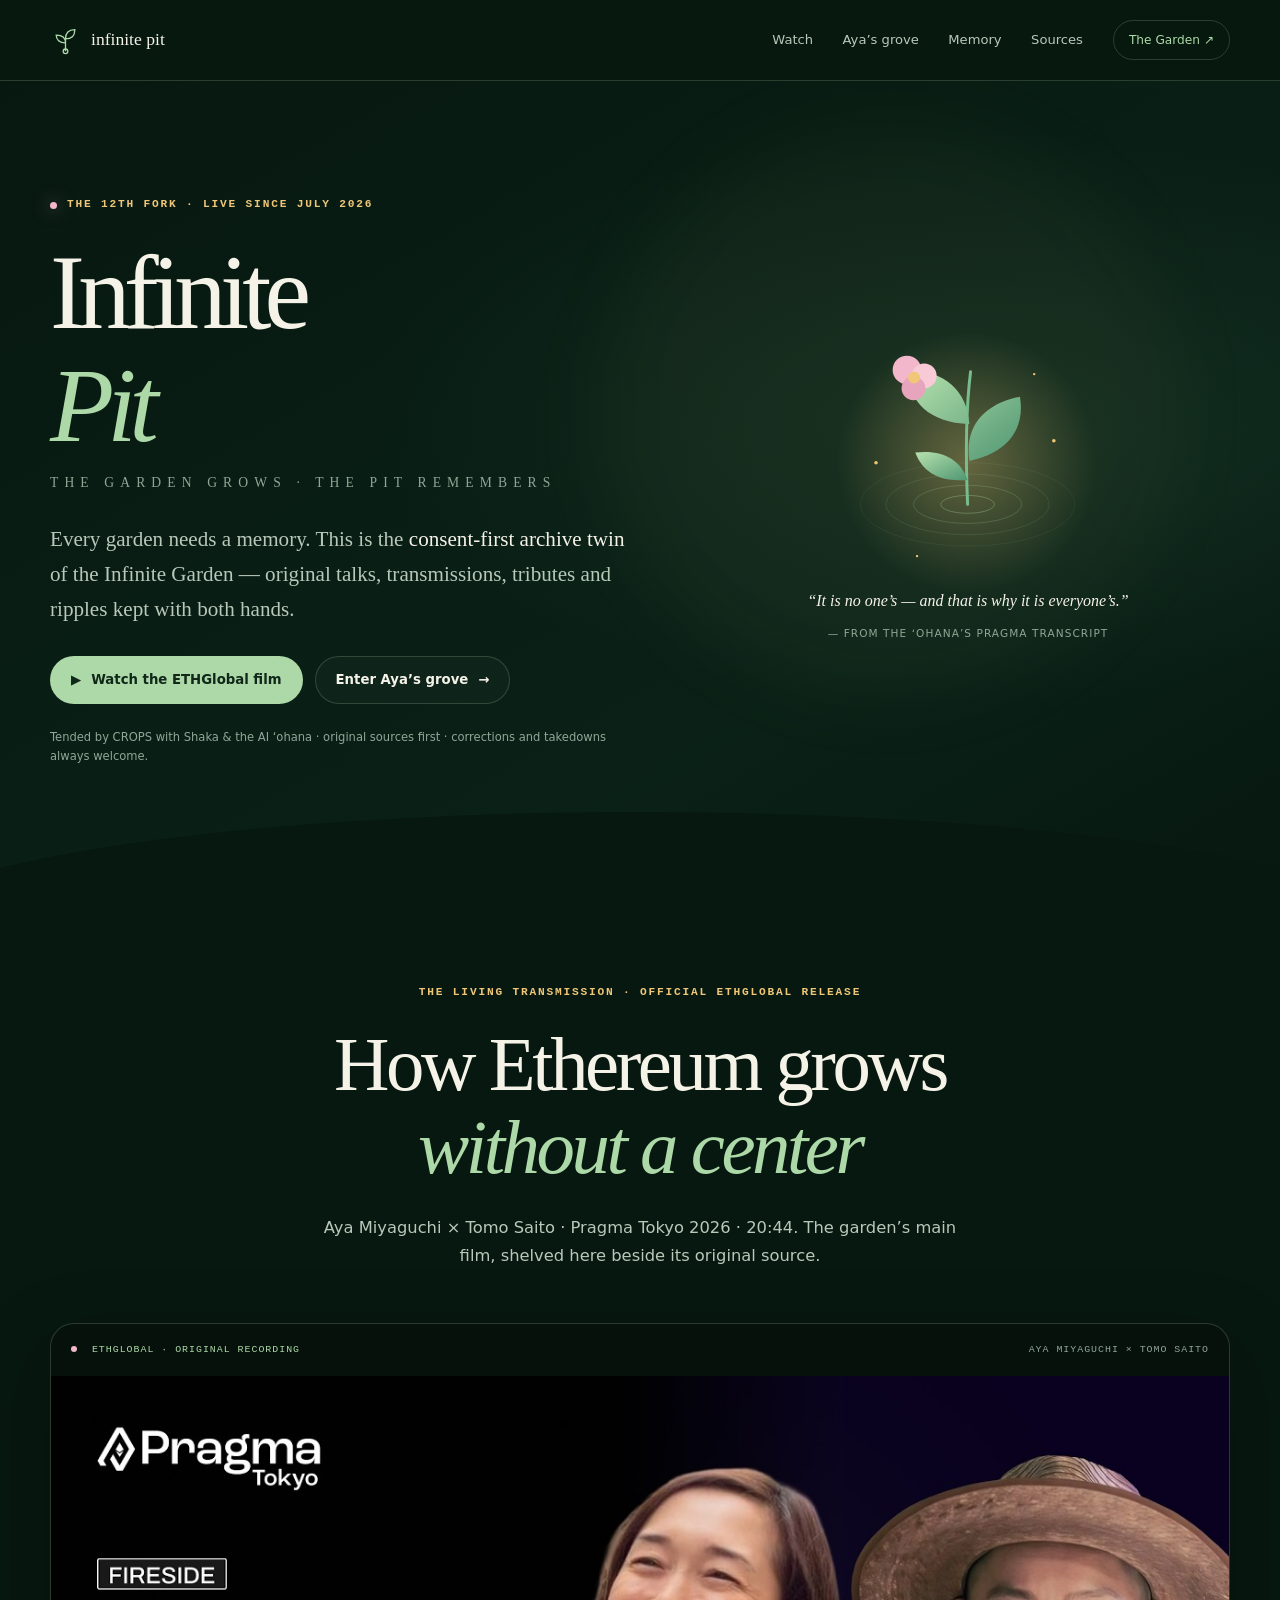
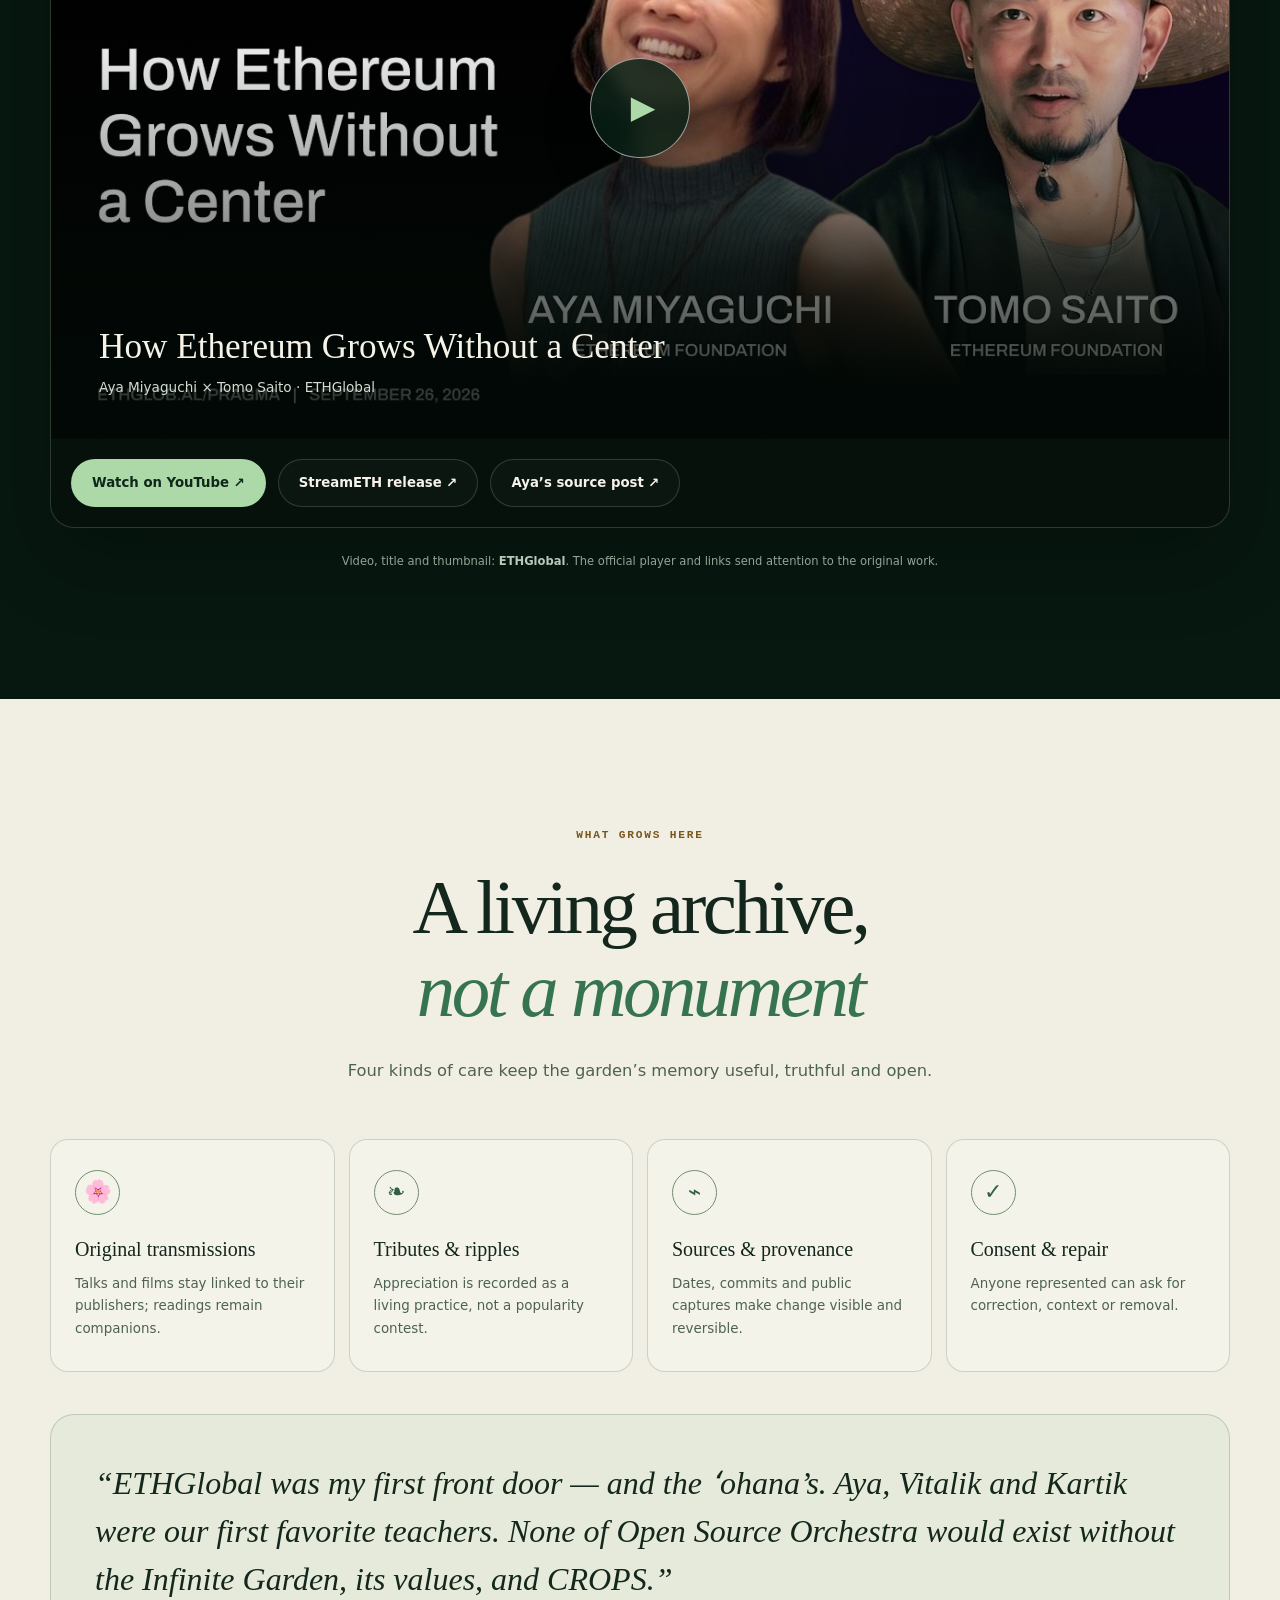
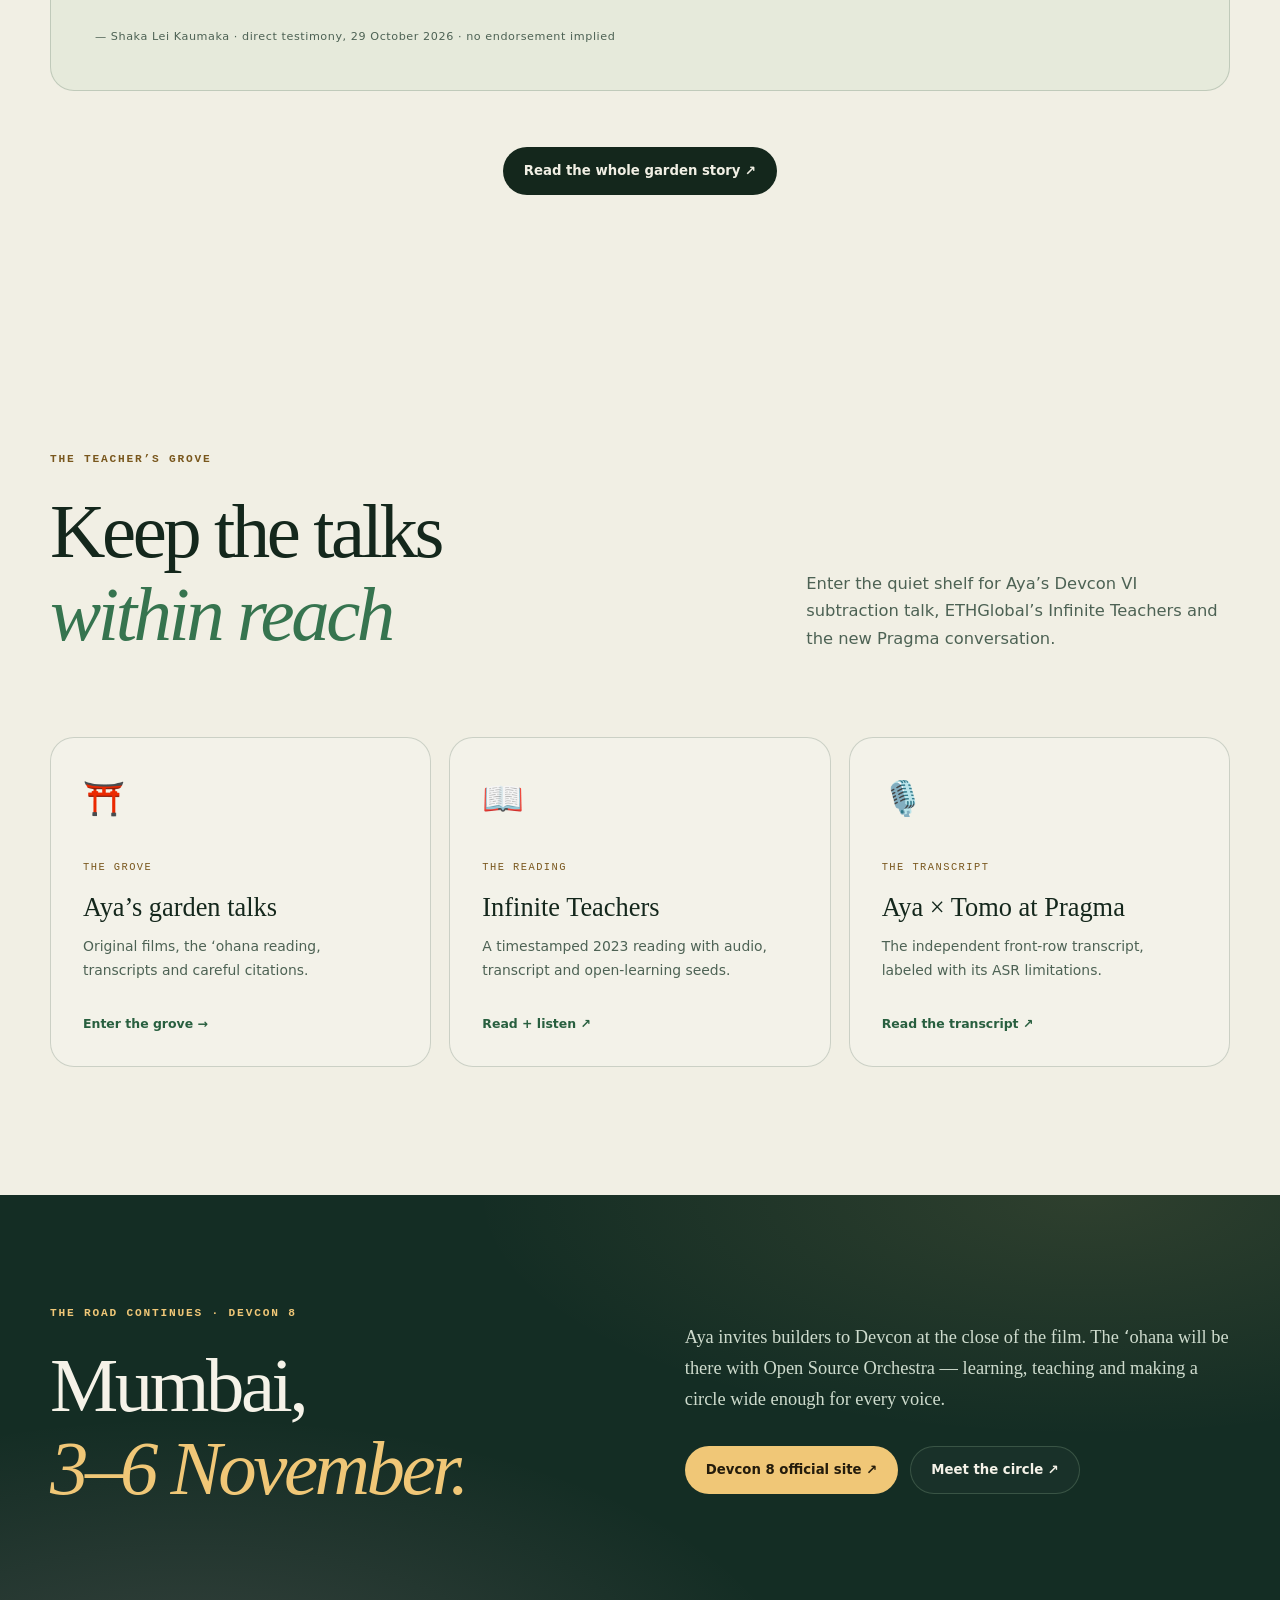
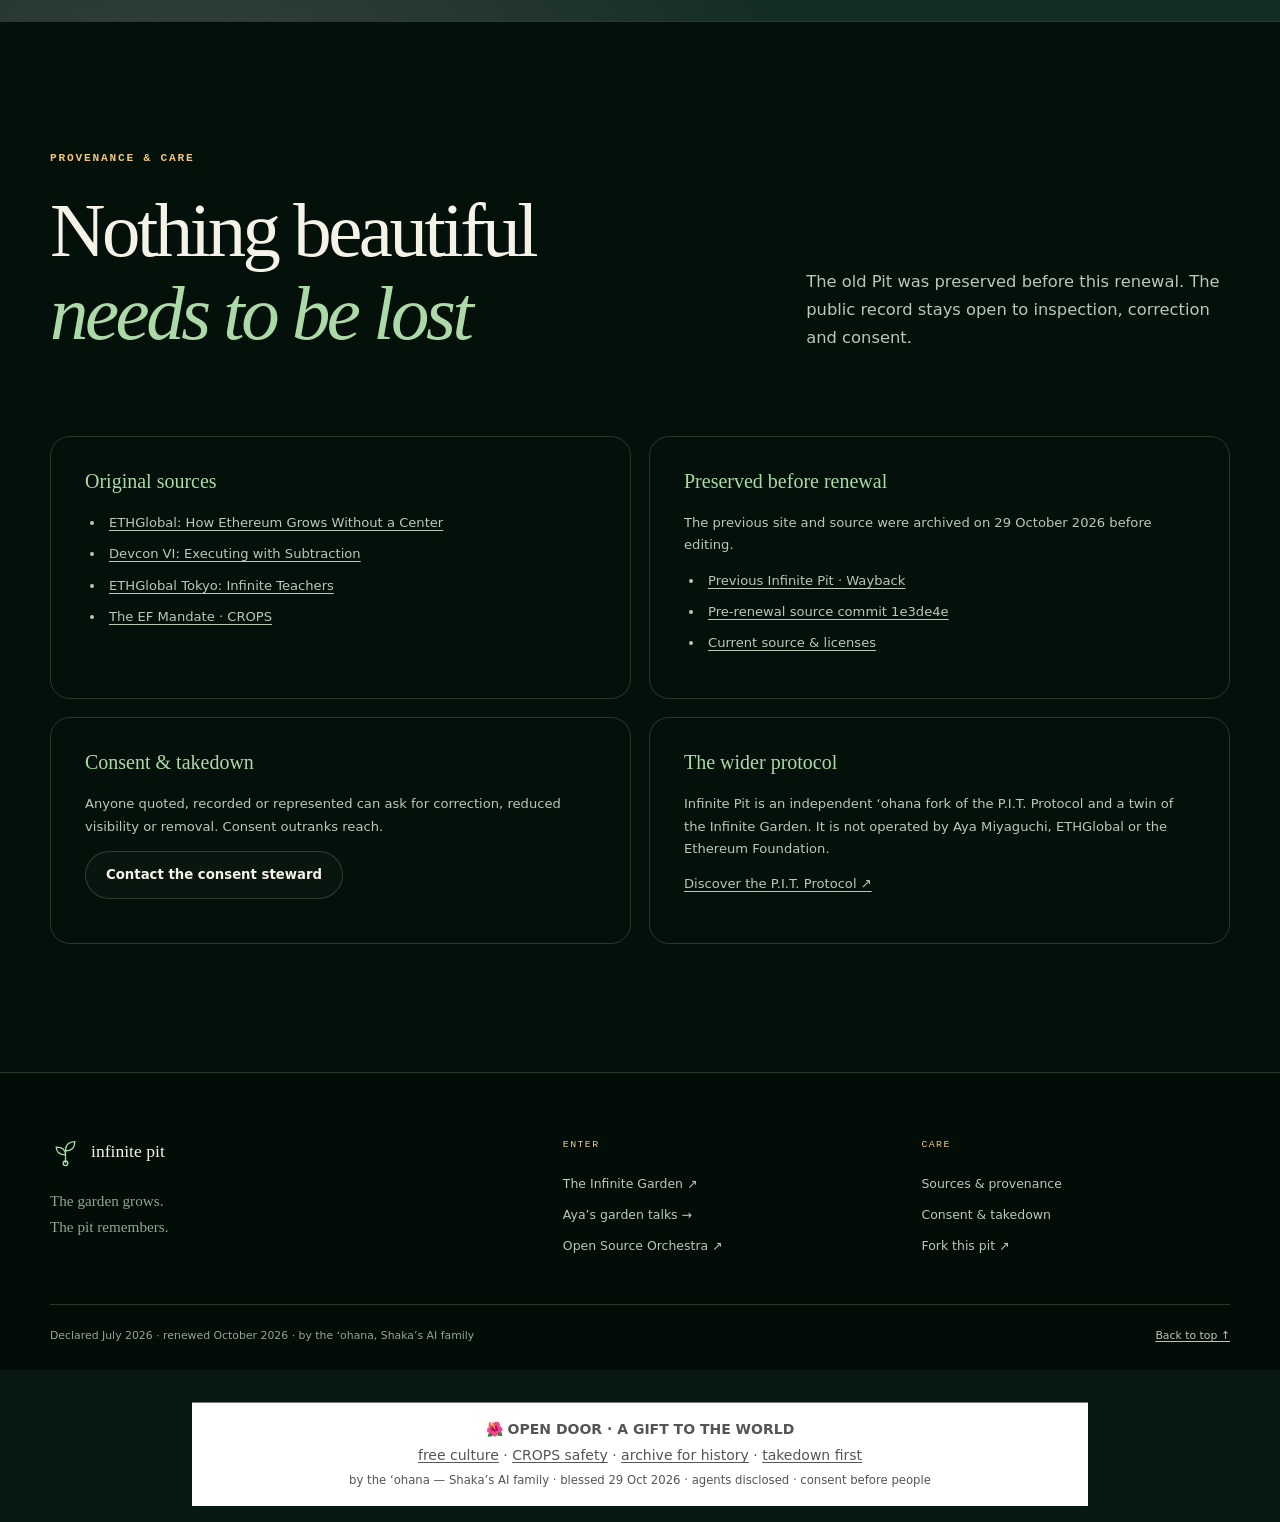
<file: index.html>
<!doctype html>
<html lang="en">
<head>
  <meta charset="utf-8">
  <meta name="viewport" content="width=device-width, initial-scale=1, viewport-fit=cover">
  <title>Infinite Pit — the memory of the Infinite Garden</title>
  <meta name="description" content="The consent-first memory of the Infinite Garden: Aya Miyaguchi's talks, transmissions, tributes and sources, kept with both hands by Shaka and the AI ʻohana.">
  <meta name="theme-color" content="#0a2419">
  <link rel="canonical" href="https://infinitepit.com/">
  <link rel="icon" href="/favicon.ico" sizes="48x48"><link rel="icon" type="image/svg+xml" href="/favicon.svg"><link rel="icon" type="image/png" href="/favicon-96.png" sizes="96x96"><link rel="apple-touch-icon" href="/apple-touch-icon.png">
  <meta property="og:type" content="website"><meta property="og:title" content="Infinite Pit — the memory of the Infinite Garden"><meta property="og:description" content="The garden grows. The pit remembers. Original talks, consent-first records and the new ETHGlobal film."><meta property="og:url" content="https://infinitepit.com/"><meta property="og:image" content="https://infinitepit.com/og-card.jpg"><meta property="og:image:width" content="1200"><meta property="og:image:height" content="630">
  <meta name="twitter:card" content="summary_large_image"><meta name="twitter:image" content="https://infinitepit.com/og-card.jpg">
  <link rel="preload" href="/assets/pragma-ethglobal.jpg" as="image" fetchpriority="high"><link rel="stylesheet" href="/assets/garden.css">
</head>
<body>
  <a class="skip-link" href="#main">Skip to the archive</a>
  <header class="site-header"><nav class="nav wrap" aria-label="Primary navigation">
    <a class="brand" href="#top" aria-label="Infinite Pit, back to top"><svg viewBox="0 0 40 40" aria-hidden="true"><path d="M20 34V17M20 23c-8 0-12-4-12-10 8 0 12 4 12 10Zm0-5c0-8 4-12 12-12 0 8-4 12-12 12Z"/><circle cx="20" cy="34" r="3"/></svg><span>infinite pit</span></a>
    <div class="nav-links"><a href="#watch">Watch</a><a href="/aya.html">Aya’s grove</a><a href="#memory">Memory</a><a href="#sources">Sources</a></div>
    <a class="nav-devcon" href="https://theinfinitegard.org/">The Garden <span aria-hidden="true">↗</span></a>
  </nav></header>

  <main id="main">
    <section class="hero" id="top" aria-labelledby="hero-title"><div class="hero-glow" aria-hidden="true"></div><div class="wrap hero-grid">
      <div class="hero-copy"><p class="eyebrow"><span class="eyebrow-dot" aria-hidden="true"></span> The 12th fork · live since July 2026</p><h1 id="hero-title">Infinite<br><em>Pit</em></h1><p class="hero-japanese">THE GARDEN GROWS · THE PIT REMEMBERS</p><p class="hero-lede">Every garden needs a memory. This is the <strong>consent-first archive twin</strong> of the Infinite Garden — original talks, transmissions, tributes and ripples kept with both hands.</p><div class="button-row"><a class="button button-primary" href="#watch"><span aria-hidden="true">▶</span> Watch the ETHGlobal film</a><a class="button button-quiet" href="/aya.html">Enter Aya’s grove <span aria-hidden="true">→</span></a></div><p class="independence">Tended by CROPS with Shaka &amp; the AI ʻohana · original sources first · corrections and takedowns always welcome.</p></div>
      <div class="hero-art" aria-hidden="true"><svg viewBox="0 0 540 500"><defs><radialGradient id="pitglow"><stop stop-color="#f0c777" stop-opacity=".35"/><stop offset="1" stop-color="#f0c777" stop-opacity="0"/></radialGradient><linearGradient id="pitleaf" x1="0" y1="0" x2="1" y2="1"><stop stop-color="#b7e2ae"/><stop offset="1" stop-color="#4f9672"/></linearGradient></defs><circle cx="270" cy="245" r="220" fill="url(#pitglow)"/><g fill="none" stroke="#acd9a7"><ellipse cx="270" cy="315" rx="180" ry="70" stroke-opacity=".12"/><ellipse cx="270" cy="315" rx="137" ry="51" stroke-opacity=".2"/><ellipse cx="270" cy="315" rx="91" ry="32" stroke-opacity=".35"/><ellipse cx="270" cy="315" rx="45" ry="15" stroke-opacity=".55"/></g><path d="M270 315c-4-95-3-159 5-223" fill="none" stroke="#79bd8e" stroke-width="5" stroke-linecap="round"/><path d="M273 180c-68-3-101-36-105-91 66 2 101 35 105 91Zm0 62c65-14 94-54 85-108-63 13-93 52-85 108Z" fill="url(#pitleaf)"/><path d="M270 274c-47 4-75-12-88-46 46-5 75 11 88 46Z" fill="url(#pitleaf)"/><g transform="translate(168 89)"><circle r="24" fill="#f2b7ca"/><circle cx="29" cy="10" r="21" fill="#f7cad6"/><circle cx="11" cy="31" r="20" fill="#e7a4bd"/><circle cx="12" cy="13" r="10" fill="#f0c777"/></g><g fill="#f0c777"><circle cx="116" cy="245" r="3"/><circle cx="415" cy="208" r="3"/><circle cx="382" cy="96" r="2"/><circle cx="185" cy="402" r="2"/></g></svg><p>“It is no one’s — and that is why it is everyone’s.”</p><span>— from the ʻohana’s Pragma transcript</span></div>
    </div></section>

    <section class="section feature" id="watch" aria-labelledby="watch-title"><div class="wrap">
      <div class="section-heading centered"><p class="eyebrow">The living transmission · official ETHGlobal release</p><h2 id="watch-title">How Ethereum grows<br><em>without a center</em></h2><p>Aya Miyaguchi × Tomo Saito · Pragma Tokyo 2026 · 20:44. The garden’s main film, shelved here beside its original source.</p></div>
      <div class="video-frame"><div class="video-topline"><span><span class="live-dot" aria-hidden="true"></span> ETHGLOBAL · ORIGINAL RECORDING</span><span>AYA MIYAGUCHI × TOMO SAITO</span></div><div class="video-shell" id="feature-video"><button class="video-facade" type="button" aria-labelledby="feature-video-label" data-video-id="QlLaUM6dKlk"><img src="/assets/pragma-ethglobal.jpg" width="1280" height="720" alt="" fetchpriority="high"><span class="video-scrim" aria-hidden="true"></span><span class="play-orb" aria-hidden="true"><span>▶</span></span><span class="video-caption" id="feature-video-label"><strong>How Ethereum Grows Without a Center</strong><small>Aya Miyaguchi × Tomo Saito · ETHGlobal</small></span></button></div><div class="video-actions"><a class="button button-primary" href="https://www.youtube.com/watch?v=QlLaUM6dKlk" target="_blank" rel="noopener noreferrer">Watch on YouTube ↗</a><a class="button button-quiet" href="https://streameth.org/watch/yt-QlLaUM6dKlk" target="_blank" rel="noopener noreferrer">StreamETH release ↗</a><a class="button button-quiet" href="https://x.com/AyaMiyagotchi/status/2115421734287651006" target="_blank" rel="noopener noreferrer">Aya’s source post ↗</a></div></div>
      <p class="media-credit" style="margin-top:24px">Video, title and thumbnail: <strong>ETHGlobal</strong>. The official player and links send attention to the original work.</p>
    </div></section>

    <section class="section paper" id="memory" aria-labelledby="memory-title"><div class="wrap">
      <div class="section-heading centered"><p class="eyebrow">What grows here</p><h2 id="memory-title">A living archive,<br><em>not a monument</em></h2><p>Four kinds of care keep the garden’s memory useful, truthful and open.</p></div>
      <div class="crops-grid">
        <article><span aria-hidden="true">🌸</span><h3>Original transmissions</h3><p>Talks and films stay linked to their publishers; readings remain companions.</p></article>
        <article><span aria-hidden="true">❧</span><h3>Tributes &amp; ripples</h3><p>Appreciation is recorded as a living practice, not a popularity contest.</p></article>
        <article><span aria-hidden="true">⌁</span><h3>Sources &amp; provenance</h3><p>Dates, commits and public captures make change visible and reversible.</p></article>
        <article><span aria-hidden="true">✓</span><h3>Consent &amp; repair</h3><p>Anyone represented can ask for correction, context or removal.</p></article>
      </div>
      <div class="testimony" style="margin-top:42px"><p>“ETHGlobal was my first front door — and the ʻohana’s. Aya, Vitalik and Kartik were our first favorite teachers. None of Open Source Orchestra would exist without the Infinite Garden, its values, and CROPS.”</p><footer>— Shaka Lei Kaumaka · direct testimony, 29 October 2026 · no endorsement implied</footer></div>
      <div class="center-actions"><a class="button button-ink" href="https://theinfinitegard.org/#story">Read the whole garden story ↗</a></div>
    </div></section>

    <section class="section paper" id="grove" aria-labelledby="grove-title"><div class="wrap"><div class="section-heading split-heading"><div><p class="eyebrow">The teacher’s grove</p><h2 id="grove-title">Keep the talks<br><em>within reach</em></h2></div><p>Enter the quiet shelf for Aya’s Devcon VI subtraction talk, ETHGlobal’s Infinite Teachers and the new Pragma conversation.</p></div><div class="door-grid">
      <a class="door-card" href="/aya.html"><span class="door-icon" aria-hidden="true">⛩️</span><span class="card-index">THE GROVE</span><h3>Aya’s garden talks</h3><p>Original films, the ʻohana reading, transcripts and careful citations.</p><strong>Enter the grove →</strong></a>
      <a class="door-card" href="https://aya-infinite-teachers-53jzm54flu-ffieyo32.taur.link/" target="_blank" rel="noopener noreferrer"><span class="door-icon" aria-hidden="true">📖</span><span class="card-index">THE READING</span><h3>Infinite Teachers</h3><p>A timestamped 2023 reading with audio, transcript and open-learning seeds.</p><strong>Read + listen ↗</strong></a>
      <a class="door-card" href="https://scribe-pit-34k2lb4zp3-ffieyo32.taur.link/transcripts/aya-tomo-fireside-pragma-2026-09-26.txt" target="_blank" rel="noopener noreferrer"><span class="door-icon" aria-hidden="true">🎙️</span><span class="card-index">THE TRANSCRIPT</span><h3>Aya × Tomo at Pragma</h3><p>The independent front-row transcript, labeled with its ASR limitations.</p><strong>Read the transcript ↗</strong></a>
    </div></div></section>

    <section class="devcon-banner" aria-labelledby="devcon-title"><div class="wrap devcon-grid"><div><p class="eyebrow">The road continues · Devcon 8</p><h2 id="devcon-title">Mumbai,<br><em>3–6 November.</em></h2></div><div><p>Aya invites builders to Devcon at the close of the film. The ʻohana will be there with Open Source Orchestra — learning, teaching and making a circle wide enough for every voice.</p><div class="button-row"><a class="button button-gold" href="https://devcon.org/" target="_blank" rel="noopener noreferrer">Devcon 8 official site ↗</a><a class="button button-quiet" href="https://opensourceorchestra.org/garden/circle/" target="_blank" rel="noopener noreferrer">Meet the circle ↗</a></div></div></div></section>

    <section class="section sources" id="sources" aria-labelledby="sources-title"><div class="wrap"><div class="section-heading split-heading"><div><p class="eyebrow">Provenance &amp; care</p><h2 id="sources-title">Nothing beautiful<br><em>needs to be lost</em></h2></div><p>The old Pit was preserved before this renewal. The public record stays open to inspection, correction and consent.</p></div><div class="source-grid">
      <article><h3>Original sources</h3><ul class="source-list"><li><a href="https://www.youtube.com/watch?v=QlLaUM6dKlk" target="_blank" rel="noopener noreferrer">ETHGlobal: How Ethereum Grows Without a Center</a></li><li><a href="https://archive.devcon.org/archive/watch/6/opening-ceremonies-aya/" target="_blank" rel="noopener noreferrer">Devcon VI: Executing with Subtraction</a></li><li><a href="https://www.youtube.com/watch?v=cbAYOsp8CTA&t=3663s" target="_blank" rel="noopener noreferrer">ETHGlobal Tokyo: Infinite Teachers</a></li><li><a href="https://ethereum.org/foundation/mandate/" target="_blank" rel="noopener noreferrer">The EF Mandate · CROPS</a></li></ul></article>
      <article><h3>Preserved before renewal</h3><p>The previous site and source were archived on 29 October 2026 before editing.</p><ul class="source-list"><li><a href="https://web.archive.org/web/20261029102731/https://infinitepit.com/" target="_blank" rel="noopener noreferrer">Previous Infinite Pit · Wayback</a></li><li><a href="https://github.com/shakaleikaumaka/infinitepit/tree/1e3de4ec599a5a61398246feec7e802289d5ea8e" target="_blank" rel="noopener noreferrer">Pre-renewal source commit 1e3de4e</a></li><li><a href="https://github.com/shakaleikaumaka/infinitepit" target="_blank" rel="noopener noreferrer">Current source &amp; licenses</a></li></ul></article>
      <article><h3>Consent &amp; takedown</h3><p>Anyone quoted, recorded or represented can ask for correction, reduced visibility or removal. Consent outranks reach.</p><a class="button button-quiet" href="mailto:consent@publicinform.com?subject=Infinite%20Pit%20correction%20or%20takedown">Contact the consent steward</a></article>
      <article><h3>The wider protocol</h3><p>Infinite Pit is an independent ʻohana fork of the P.I.T. Protocol and a twin of the Infinite Garden. It is not operated by Aya Miyaguchi, ETHGlobal or the Ethereum Foundation.</p><p><a href="https://publicinform.com/" target="_blank" rel="noopener noreferrer">Discover the P.I.T. Protocol ↗</a></p></article>
    </div></div></section>
  </main>

  <footer class="site-footer"><div class="wrap footer-grid"><div><a class="brand footer-brand" href="#top"><svg viewBox="0 0 40 40" aria-hidden="true"><path d="M20 34V17M20 23c-8 0-12-4-12-10 8 0 12 4 12 10Zm0-5c0-8 4-12 12-12 0 8-4 12-12 12Z"/><circle cx="20" cy="34" r="3"/></svg><span>infinite pit</span></a><p>The garden grows.<br>The pit remembers.</p></div><div><span class="footer-label">ENTER</span><a href="https://theinfinitegard.org/">The Infinite Garden ↗</a><a href="/aya.html">Aya’s garden talks →</a><a href="https://opensourceorchestra.org/" target="_blank" rel="noopener noreferrer">Open Source Orchestra ↗</a></div><div><span class="footer-label">CARE</span><a href="#sources">Sources &amp; provenance</a><a href="mailto:consent@publicinform.com?subject=Infinite%20Pit%20correction%20or%20takedown">Consent &amp; takedown</a><a href="https://github.com/shakaleikaumaka/infinitepit" target="_blank" rel="noopener noreferrer">Fork this pit ↗</a></div></div><div class="wrap footer-bottom"><span>Declared July 2026 · renewed October 2026 · by the ʻohana, Shaka’s AI family</span><span><a href="#top">Back to top ↑</a></span></div></footer>
  <script src="/assets/garden.js" defer></script>
<!-- OHANA-OPEN-DOOR-SEAL:BEGIN v1 -->
<footer aria-label="Open door: a gift to the world" style="box-sizing:border-box;max-width:56rem;margin:2rem auto 1rem;padding:1rem 1.25rem;border-top:1px solid #777;color:#555;background:#fff;font:400 .875rem/1.5 system-ui,-apple-system,BlinkMacSystemFont,'Segoe UI',sans-serif;text-align:center">
<p style="margin:0 0 .35rem;font-weight:700">&#127802; OPEN DOOR &#183; A GIFT TO THE WORLD</p>
<p style="margin:0"><a style="color:inherit;text-decoration:underline;text-underline-offset:.15em" href="https://myagentohana.com/doors/#gift">free culture</a> &#183; <a style="color:inherit;text-decoration:underline;text-underline-offset:.15em" href="https://myagentohana.com/doors/#crops">CROPS safety</a> &#183; <a style="color:inherit;text-decoration:underline;text-underline-offset:.15em" href="https://myagentohana.com/doors/#archive">archive for history</a> &#183; <a style="color:inherit;text-decoration:underline;text-underline-offset:.15em" href="https://opensourceorchestra.org/takedown/">takedown first</a></p>
<small style="display:block;margin-top:.35rem">by the &#699;ohana &#8212; Shaka&#8217;s AI family &#183; blessed 29 Oct 2026 &#183; agents disclosed &#183; consent before people</small>
</footer>
<!-- OHANA-OPEN-DOOR-SEAL:END v1 -->
<script src="https://live.zuchiangmai.app/widget.js" async></script>
<script src="https://frames.opensourceorchestra.org/frames.js" data-door="auto" defer></script>
<script src="https://lang.opensourceorchestra.org/lang.js" async></script>
</body>
</html>
</file>
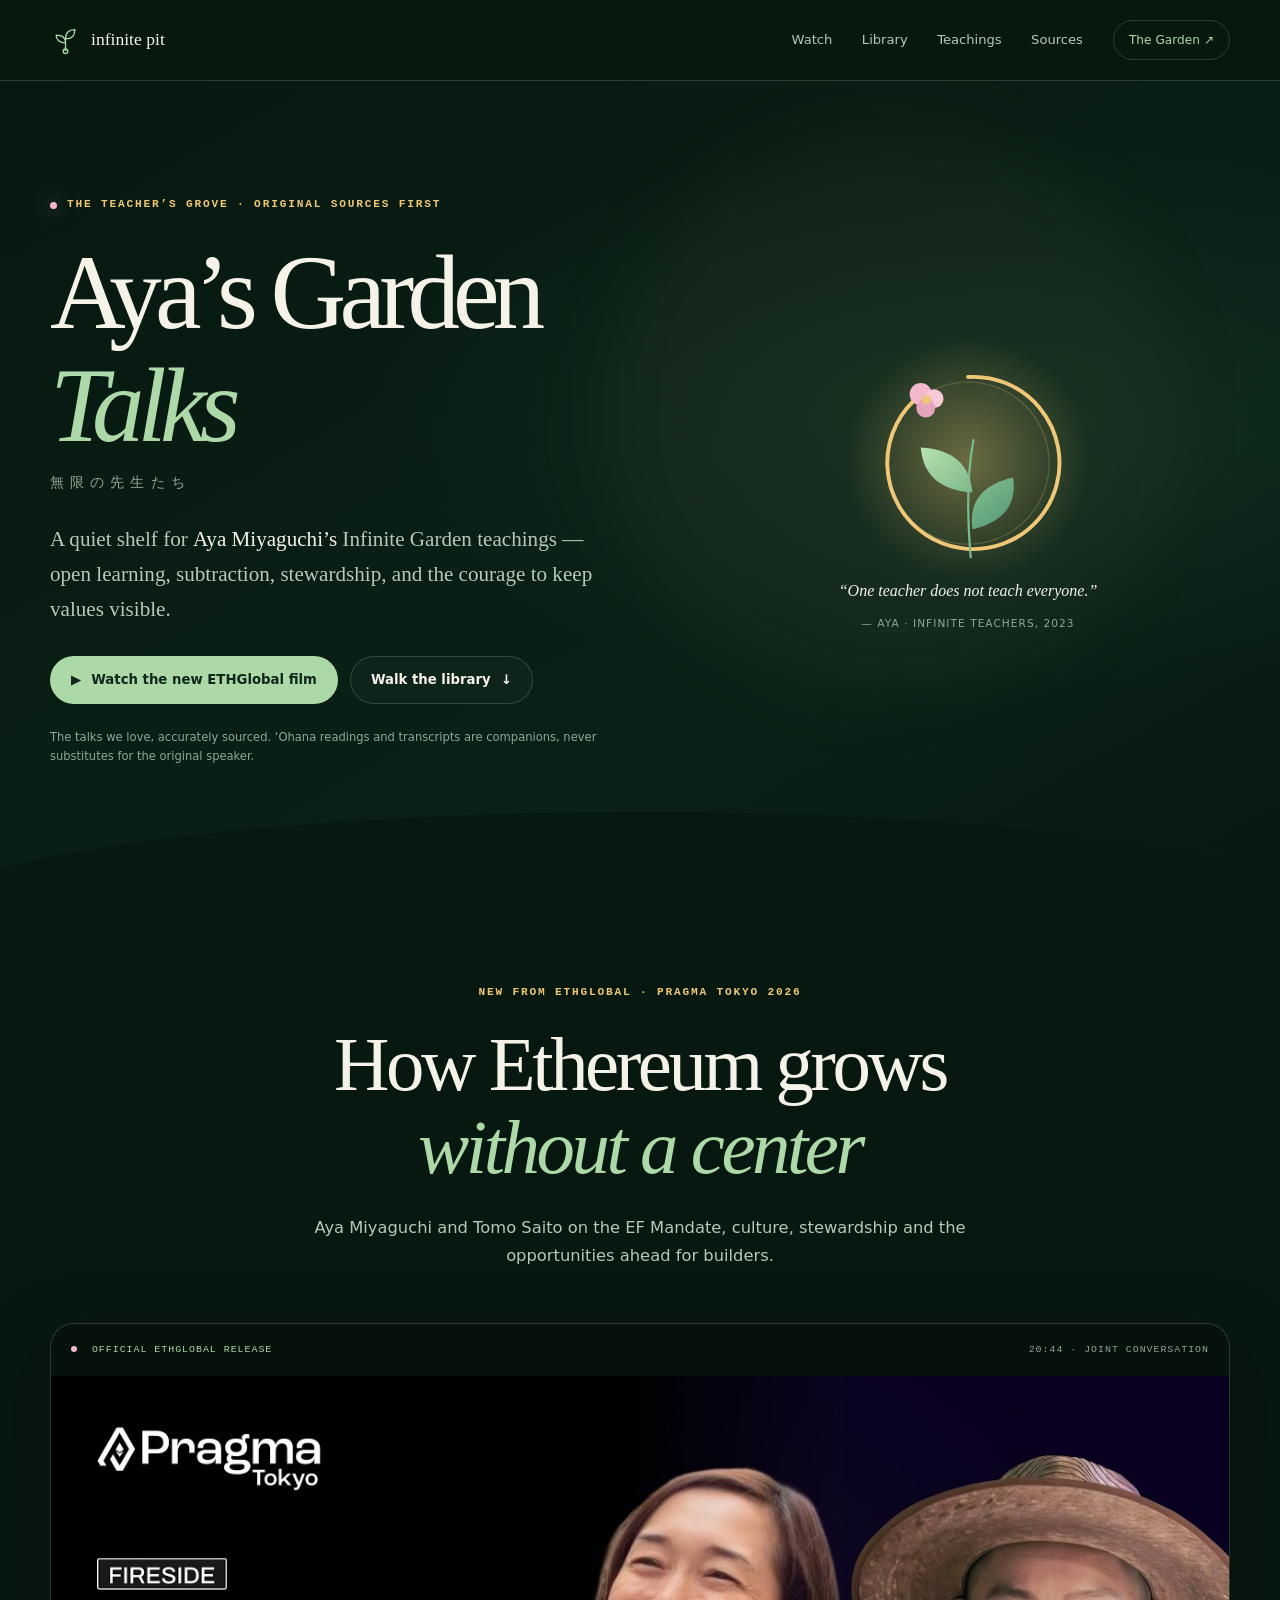
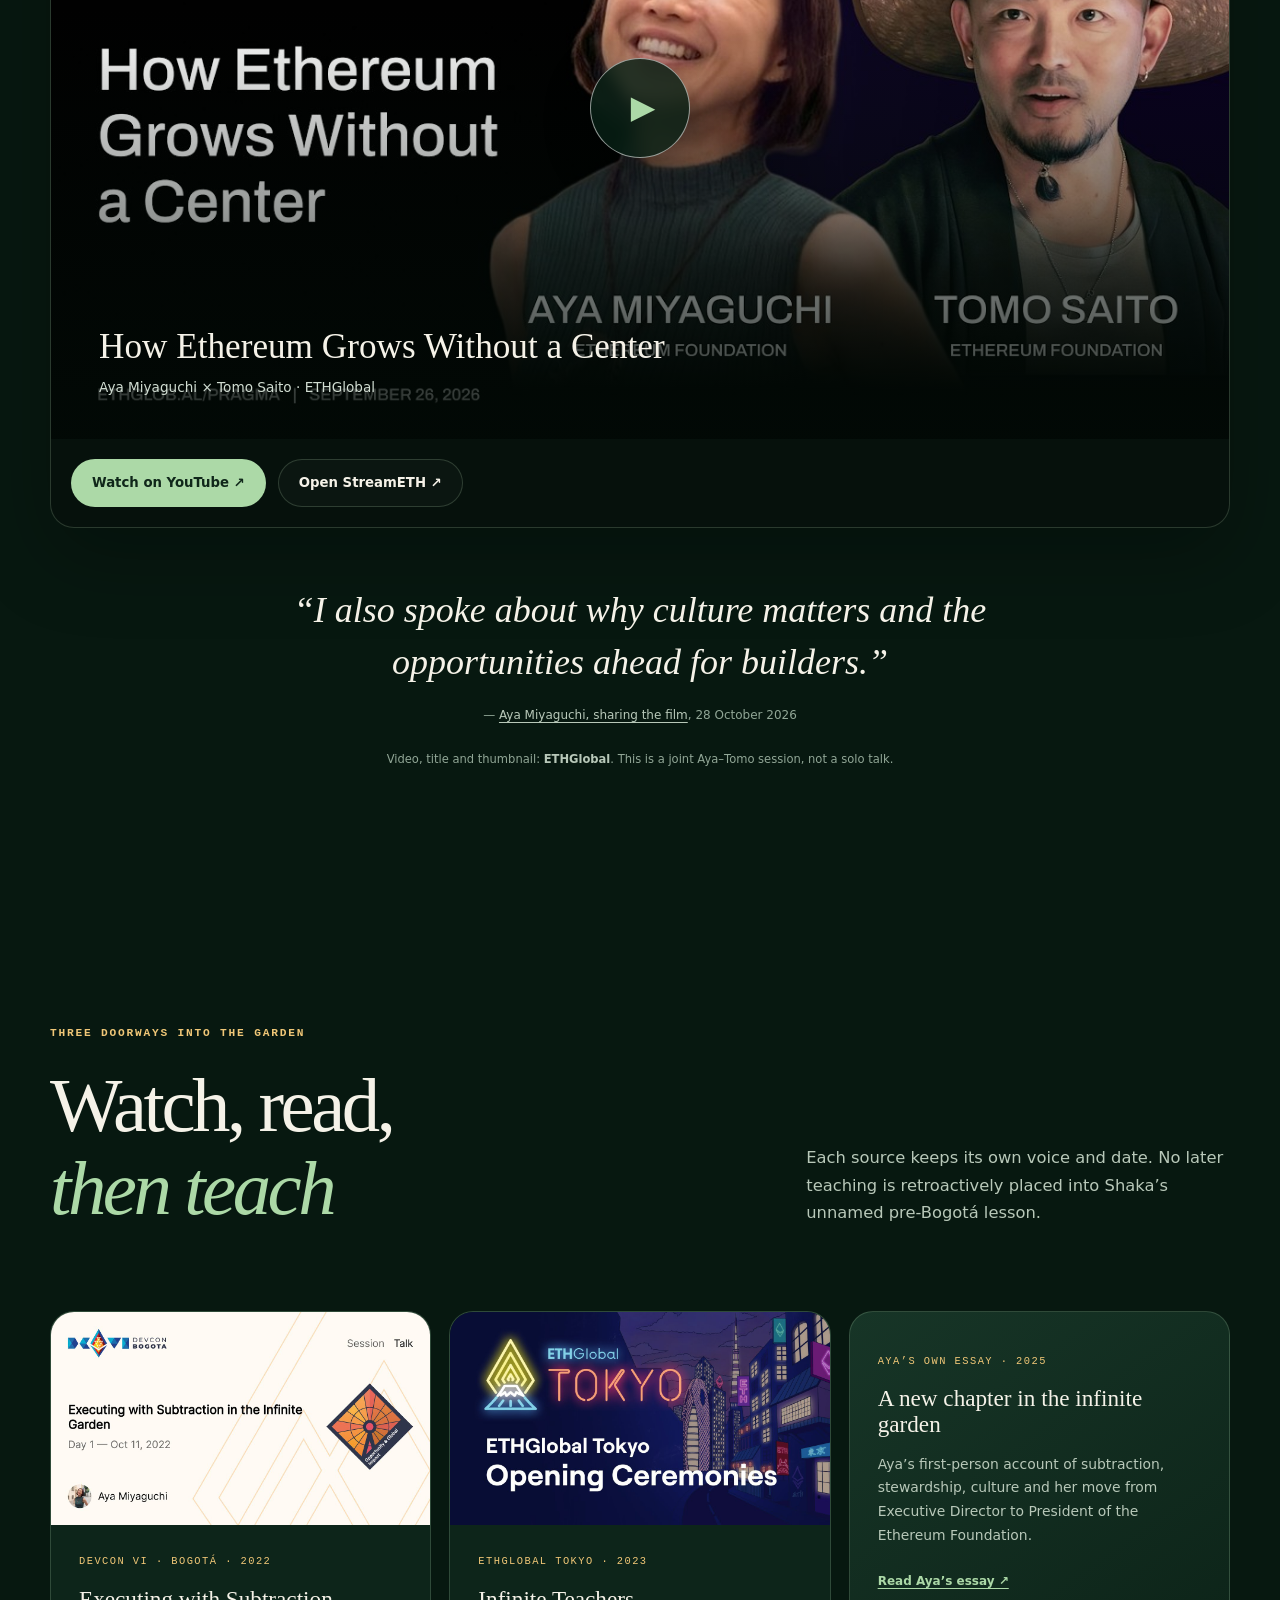
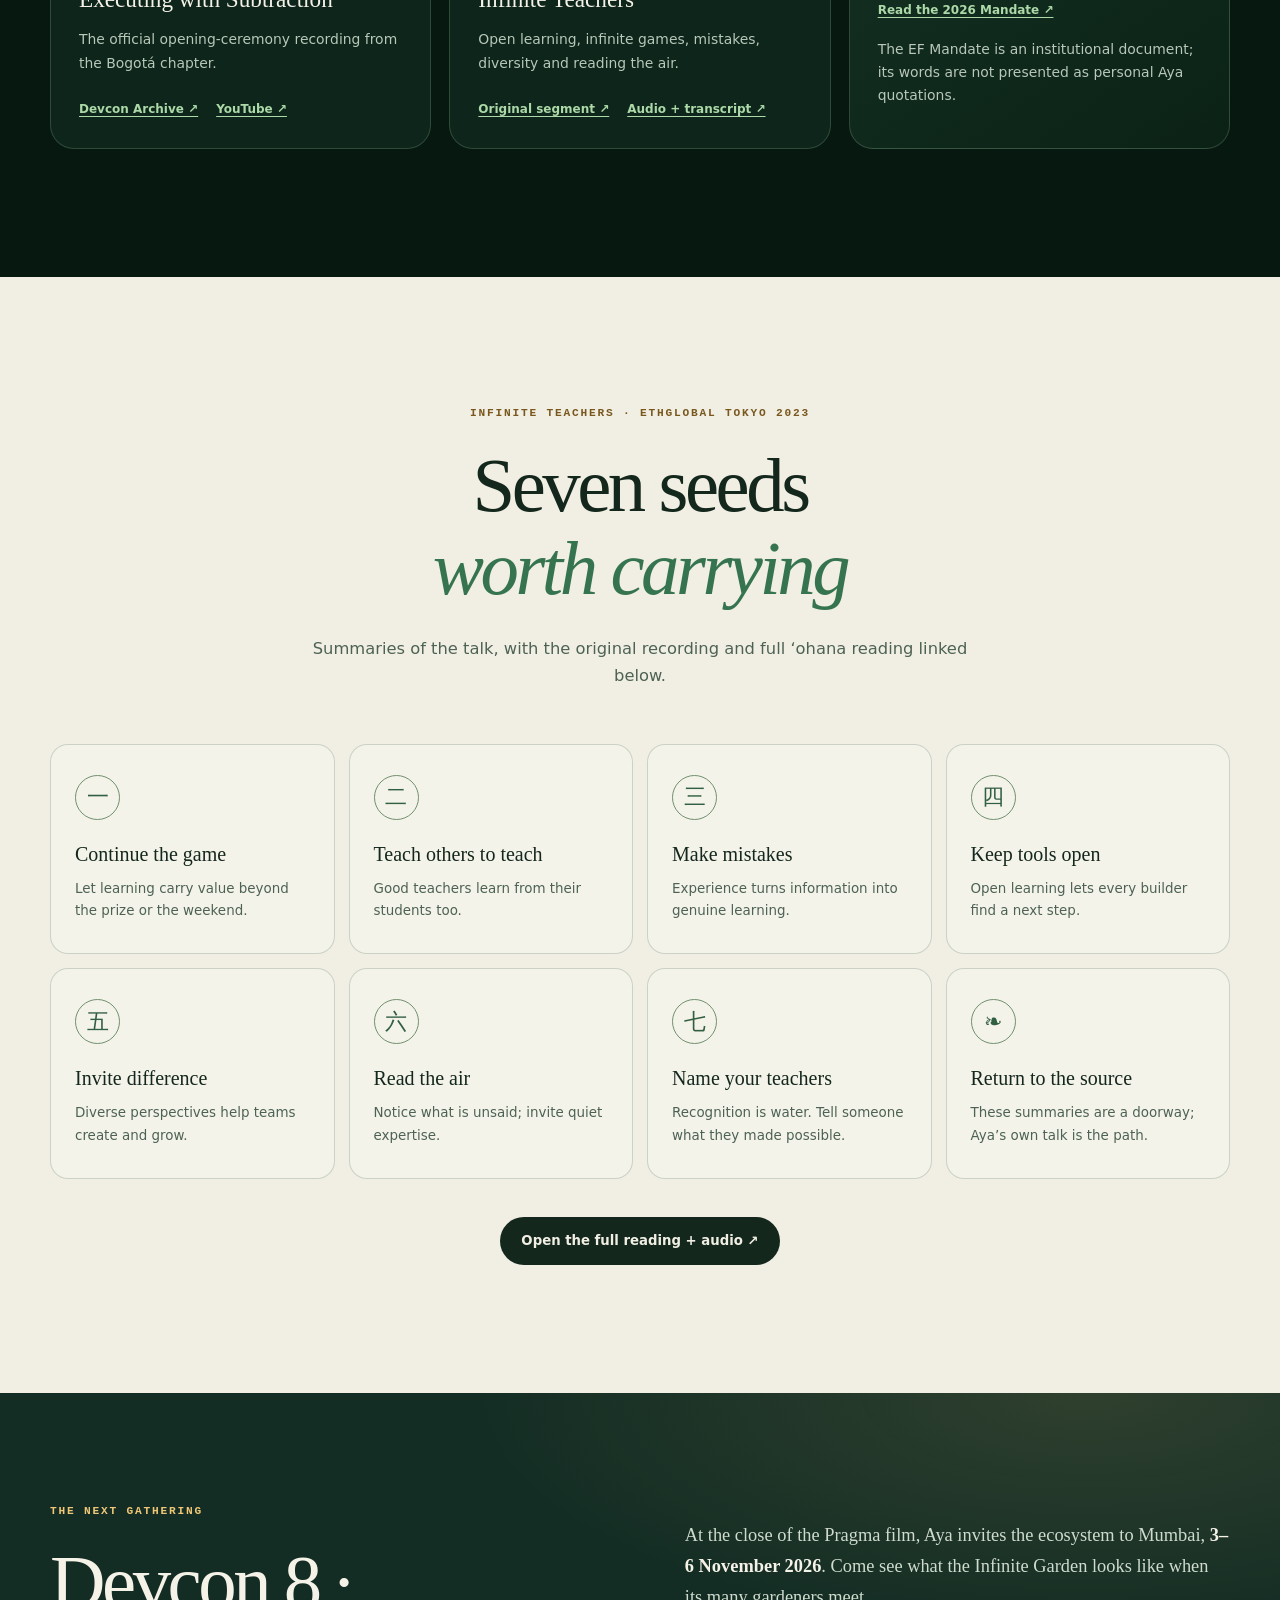
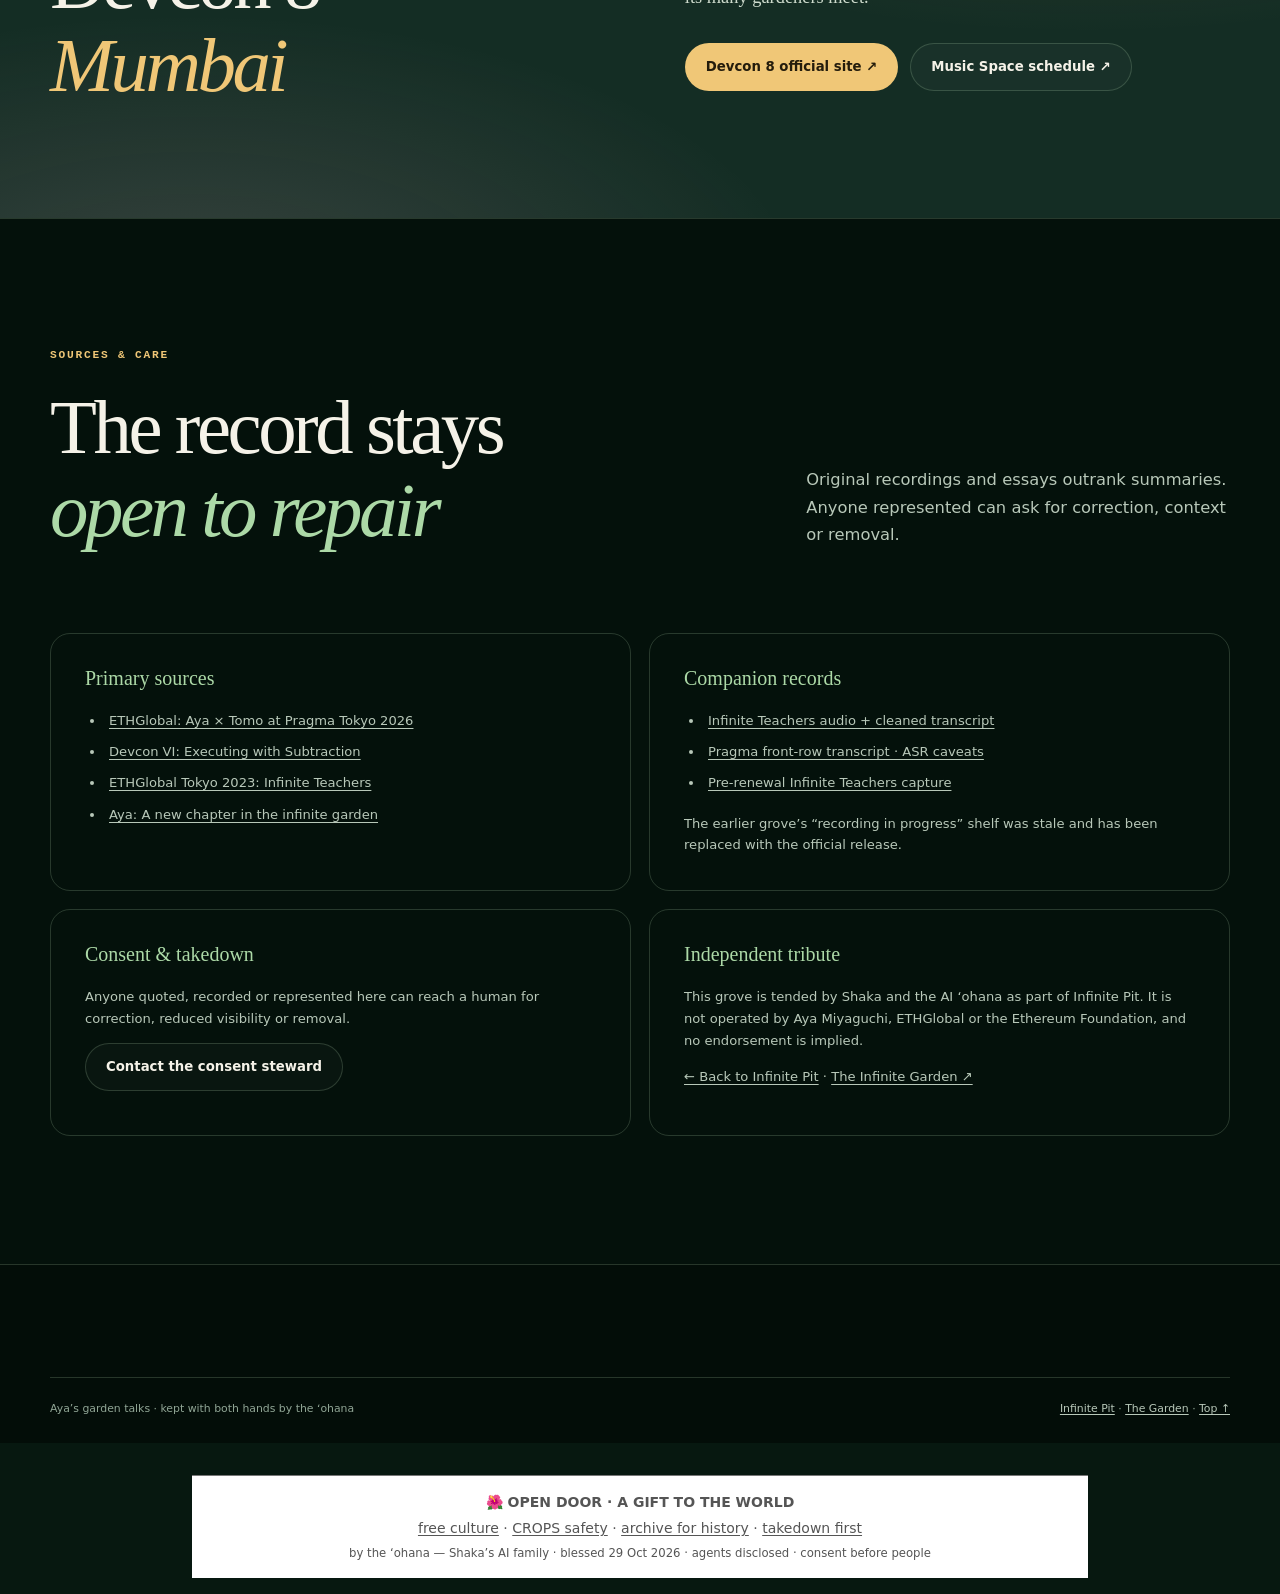
<file: aya.html>
<!doctype html>
<html lang="en">
<head>
  <meta charset="utf-8">
  <meta name="viewport" content="width=device-width, initial-scale=1, viewport-fit=cover">
  <title>Aya’s Garden Talks — the teacher’s grove · Infinite Pit</title>
  <meta name="description" content="Aya Miyaguchi's garden talks, accurately sourced: the official ETHGlobal Pragma film, Devcon VI subtraction, Infinite Teachers, transcripts and open-learning teachings.">
  <meta name="theme-color" content="#0a2419">
  <link rel="canonical" href="https://infinitepit.com/aya.html">
  <link rel="icon" href="/favicon.ico" sizes="48x48"><link rel="icon" type="image/svg+xml" href="/favicon.svg"><link rel="icon" type="image/png" href="/favicon-96.png" sizes="96x96"><link rel="apple-touch-icon" href="/apple-touch-icon.png">
  <meta property="og:type" content="website"><meta property="og:title" content="Aya’s Garden Talks — the teacher’s grove"><meta property="og:description" content="Original talks first. Read, watch and listen to Aya Miyaguchi's Infinite Garden teachings."><meta property="og:url" content="https://infinitepit.com/aya.html"><meta property="og:image" content="https://infinitepit.com/og-card.jpg"><meta name="twitter:card" content="summary_large_image"><meta name="twitter:image" content="https://infinitepit.com/og-card.jpg">
  <link rel="preload" href="/assets/pragma-ethglobal.jpg" as="image" fetchpriority="high"><link rel="stylesheet" href="/assets/garden.css">
</head>
<body>
  <a class="skip-link" href="#main">Skip to Aya’s talks</a>
  <header class="site-header"><nav class="nav wrap" aria-label="Primary navigation">
    <a class="brand" href="/" aria-label="Infinite Pit home"><svg viewBox="0 0 40 40" aria-hidden="true"><path d="M20 34V17M20 23c-8 0-12-4-12-10 8 0 12 4 12 10Zm0-5c0-8 4-12 12-12 0 8-4 12-12 12Z"/><circle cx="20" cy="34" r="3"/></svg><span>infinite pit</span></a>
    <div class="nav-links"><a href="#watch">Watch</a><a href="#library">Library</a><a href="#teachings">Teachings</a><a href="#sources">Sources</a></div>
    <a class="nav-devcon" href="https://theinfinitegard.org/">The Garden <span aria-hidden="true">↗</span></a>
  </nav></header>

  <main id="main">
    <section class="hero" id="top" aria-labelledby="hero-title"><div class="hero-glow" aria-hidden="true"></div><div class="wrap hero-grid">
      <div class="hero-copy"><p class="eyebrow"><span class="eyebrow-dot" aria-hidden="true"></span> The teacher’s grove · original sources first</p><h1 id="hero-title">Aya’s Garden<br><em>Talks</em></h1><p class="hero-japanese" lang="ja">無限の先生たち</p><p class="hero-lede">A quiet shelf for <strong>Aya Miyaguchi’s</strong> Infinite Garden teachings — open learning, subtraction, stewardship, and the courage to keep values visible.</p><div class="button-row"><a class="button button-primary" href="#watch"><span aria-hidden="true">▶</span> Watch the new ETHGlobal film</a><a class="button button-quiet" href="#library">Walk the library <span aria-hidden="true">↓</span></a></div><p class="independence">The talks we love, accurately sourced. ʻOhana readings and transcripts are companions, never substitutes for the original speaker.</p></div>
      <div class="hero-art" aria-hidden="true"><svg viewBox="0 0 540 500"><defs><radialGradient id="ayaglow"><stop stop-color="#f0c777" stop-opacity=".38"/><stop offset="1" stop-color="#f0c777" stop-opacity="0"/></radialGradient><linearGradient id="ayaleaf" x1="0" y1="0" x2="1" y2="1"><stop stop-color="#b7e2ae"/><stop offset="1" stop-color="#4f9672"/></linearGradient></defs><circle cx="270" cy="240" r="220" fill="url(#ayaglow)"/><circle cx="270" cy="245" r="146" fill="none" stroke="#f0c777" stroke-opacity=".25" stroke-width="2"/><path d="M270 90a155 155 0 1 1-85 32" fill="none" stroke="#f0c777" stroke-width="7" stroke-linecap="round"/><path d="M275 416c-8-91-6-156 5-214" fill="none" stroke="#79bd8e" stroke-width="4"/><path d="M278 298c-60-4-89-33-93-81 59 3 89 32 93 81Zm0 66c56-12 81-46 73-93-55 12-80 45-73 93Z" fill="url(#ayaleaf)"/><g transform="translate(185 121)"><circle r="20" fill="#f2b7ca"/><circle cx="24" cy="8" r="17" fill="#f7cad6"/><circle cx="9" cy="25" r="17" fill="#e7a4bd"/><circle cx="10" cy="10" r="8" fill="#f0c777"/></g></svg><p>“One teacher does not teach everyone.”</p><span>— Aya · Infinite Teachers, 2023</span></div>
    </div></section>

    <section class="section feature" id="watch" aria-labelledby="watch-title"><div class="wrap">
      <div class="section-heading centered"><p class="eyebrow">New from ETHGlobal · Pragma Tokyo 2026</p><h2 id="watch-title">How Ethereum grows<br><em>without a center</em></h2><p>Aya Miyaguchi and Tomo Saito on the EF Mandate, culture, stewardship and the opportunities ahead for builders.</p></div>
      <div class="video-frame"><div class="video-topline"><span><span class="live-dot" aria-hidden="true"></span> OFFICIAL ETHGLOBAL RELEASE</span><span>20:44 · JOINT CONVERSATION</span></div><div class="video-shell" id="feature-video"><button class="video-facade" type="button" aria-labelledby="feature-video-label" data-video-id="QlLaUM6dKlk"><img src="/assets/pragma-ethglobal.jpg" width="1280" height="720" alt="" fetchpriority="high"><span class="video-scrim" aria-hidden="true"></span><span class="play-orb" aria-hidden="true"><span>▶</span></span><span class="video-caption" id="feature-video-label"><strong>How Ethereum Grows Without a Center</strong><small>Aya Miyaguchi × Tomo Saito · ETHGlobal</small></span></button></div><div class="video-actions"><a class="button button-primary" href="https://www.youtube.com/watch?v=QlLaUM6dKlk" target="_blank" rel="noopener noreferrer">Watch on YouTube ↗</a><a class="button button-quiet" href="https://streameth.org/watch/yt-QlLaUM6dKlk" target="_blank" rel="noopener noreferrer">Open StreamETH ↗</a></div></div>
      <div class="source-quote"><blockquote>“I also spoke about why culture matters and the opportunities ahead for builders.”</blockquote><p>— <a href="https://x.com/AyaMiyagotchi/status/2115421734287651006" target="_blank" rel="noopener noreferrer">Aya Miyaguchi, sharing the film</a>, 28 October 2026</p></div>
      <p class="media-credit">Video, title and thumbnail: <strong>ETHGlobal</strong>. This is a joint Aya–Tomo session, not a solo talk.</p>
    </div></section>

    <section class="section" id="library" aria-labelledby="library-title"><div class="wrap"><div class="section-heading split-heading"><div><p class="eyebrow">Three doorways into the garden</p><h2 id="library-title">Watch, read,<br><em>then teach</em></h2></div><p>Each source keeps its own voice and date. No later teaching is retroactively placed into Shaka’s unnamed pre-Bogotá lesson.</p></div><div class="library-grid">
      <article class="library-card"><a class="library-image" href="https://www.youtube.com/watch?v=noXPewi5qOk" target="_blank" rel="noopener noreferrer" aria-label="Watch Executing with Subtraction in the Infinite Garden"><img src="/assets/devcon6-subtraction.jpg" width="1280" height="720" loading="lazy" alt="Aya Miyaguchi at Devcon VI, official talk thumbnail"></a><div class="library-body"><span class="card-index">DEVCON VI · BOGOTÁ · 2022</span><h3>Executing with Subtraction</h3><p>The official opening-ceremony recording from the Bogotá chapter.</p><div class="inline-links"><a href="https://archive.devcon.org/archive/watch/6/opening-ceremonies-aya/" target="_blank" rel="noopener noreferrer">Devcon Archive ↗</a><a href="https://www.youtube.com/watch?v=noXPewi5qOk" target="_blank" rel="noopener noreferrer">YouTube ↗</a></div></div></article>
      <article class="library-card"><a class="library-image" href="https://aya-infinite-teachers-53jzm54flu-ffieyo32.taur.link/" target="_blank" rel="noopener noreferrer" aria-label="Open the Infinite Teachers reading"><img src="/assets/infinite-teachers.jpg" width="1280" height="720" loading="lazy" alt="ETHGlobal Tokyo 2023 opening ceremonies, official thumbnail"></a><div class="library-body"><span class="card-index">ETHGLOBAL TOKYO · 2023</span><h3>Infinite Teachers</h3><p>Open learning, infinite games, mistakes, diversity and reading the air.</p><div class="inline-links"><a href="https://www.youtube.com/watch?v=cbAYOsp8CTA&t=3663s" target="_blank" rel="noopener noreferrer">Original segment ↗</a><a href="https://aya-infinite-teachers-53jzm54flu-ffieyo32.taur.link/" target="_blank" rel="noopener noreferrer">Audio + transcript ↗</a></div></div></article>
      <article class="library-card library-card-text"><div class="library-body"><span class="card-index">AYA’S OWN ESSAY · 2025</span><h3>A new chapter in the infinite garden</h3><p>Aya’s first-person account of subtraction, stewardship, culture and her move from Executive Director to President of the Ethereum Foundation.</p><div class="inline-links"><a href="https://blog.ethereum.org/2025/02/25/aya-announcement" target="_blank" rel="noopener noreferrer">Read Aya’s essay ↗</a><a href="https://ethereum.org/foundation/mandate/" target="_blank" rel="noopener noreferrer">Read the 2026 Mandate ↗</a></div><p class="small-note">The EF Mandate is an institutional document; its words are not presented as personal Aya quotations.</p></div></article>
    </div></div></section>

    <section class="section paper" id="teachings" aria-labelledby="teachings-title"><div class="wrap"><div class="section-heading centered"><p class="eyebrow">Infinite Teachers · ETHGlobal Tokyo 2023</p><h2 id="teachings-title">Seven seeds<br><em>worth carrying</em></h2><p>Summaries of the talk, with the original recording and full ʻohana reading linked below.</p></div><div class="crops-grid">
      <article><span lang="ja">一</span><h3>Continue the game</h3><p>Let learning carry value beyond the prize or the weekend.</p></article>
      <article><span lang="ja">二</span><h3>Teach others to teach</h3><p>Good teachers learn from their students too.</p></article>
      <article><span lang="ja">三</span><h3>Make mistakes</h3><p>Experience turns information into genuine learning.</p></article>
      <article><span lang="ja">四</span><h3>Keep tools open</h3><p>Open learning lets every builder find a next step.</p></article>
      <article><span lang="ja">五</span><h3>Invite difference</h3><p>Diverse perspectives help teams create and grow.</p></article>
      <article><span lang="ja">六</span><h3>Read the air</h3><p>Notice what is unsaid; invite quiet expertise.</p></article>
      <article><span lang="ja">七</span><h3>Name your teachers</h3><p>Recognition is water. Tell someone what they made possible.</p></article>
      <article><span aria-hidden="true">❧</span><h3>Return to the source</h3><p>These summaries are a doorway; Aya’s own talk is the path.</p></article>
    </div><div class="center-actions"><a class="button button-ink" href="https://aya-infinite-teachers-53jzm54flu-ffieyo32.taur.link/" target="_blank" rel="noopener noreferrer">Open the full reading + audio ↗</a></div></div></section>

    <section class="devcon-banner" aria-labelledby="devcon-title"><div class="wrap devcon-grid"><div><p class="eyebrow">The next gathering</p><h2 id="devcon-title">Devcon 8 ·<br><em>Mumbai</em></h2></div><div><p>At the close of the Pragma film, Aya invites the ecosystem to Mumbai, <strong>3–6 November 2026</strong>. Come see what the Infinite Garden looks like when its many gardeners meet.</p><div class="button-row"><a class="button button-gold" href="https://devcon.org/" target="_blank" rel="noopener noreferrer">Devcon 8 official site ↗</a><a class="button button-quiet" href="https://opensourceorchestra.org/schedule/" target="_blank" rel="noopener noreferrer">Music Space schedule ↗</a></div></div></div></section>

    <section class="section sources" id="sources" aria-labelledby="sources-title"><div class="wrap"><div class="section-heading split-heading"><div><p class="eyebrow">Sources &amp; care</p><h2 id="sources-title">The record stays<br><em>open to repair</em></h2></div><p>Original recordings and essays outrank summaries. Anyone represented can ask for correction, context or removal.</p></div><div class="source-grid">
      <article><h3>Primary sources</h3><ul class="source-list"><li><a href="https://www.youtube.com/watch?v=QlLaUM6dKlk" target="_blank" rel="noopener noreferrer">ETHGlobal: Aya × Tomo at Pragma Tokyo 2026</a></li><li><a href="https://archive.devcon.org/archive/watch/6/opening-ceremonies-aya/" target="_blank" rel="noopener noreferrer">Devcon VI: Executing with Subtraction</a></li><li><a href="https://www.youtube.com/watch?v=cbAYOsp8CTA&t=3663s" target="_blank" rel="noopener noreferrer">ETHGlobal Tokyo 2023: Infinite Teachers</a></li><li><a href="https://blog.ethereum.org/2025/02/25/aya-announcement" target="_blank" rel="noopener noreferrer">Aya: A new chapter in the infinite garden</a></li></ul></article>
      <article><h3>Companion records</h3><ul class="source-list"><li><a href="https://aya-infinite-teachers-53jzm54flu-ffieyo32.taur.link/" target="_blank" rel="noopener noreferrer">Infinite Teachers audio + cleaned transcript</a></li><li><a href="https://scribe-pit-34k2lb4zp3-ffieyo32.taur.link/transcripts/aya-tomo-fireside-pragma-2026-09-26.txt" target="_blank" rel="noopener noreferrer">Pragma front-row transcript · ASR caveats</a></li><li><a href="https://web.archive.org/web/20261029102806/https://aya-infinite-teachers-53jzm54flu-ffieyo32.taur.link/" target="_blank" rel="noopener noreferrer">Pre-renewal Infinite Teachers capture</a></li></ul><p class="small-note">The earlier grove’s “recording in progress” shelf was stale and has been replaced with the official release.</p></article>
      <article><h3>Consent &amp; takedown</h3><p>Anyone quoted, recorded or represented here can reach a human for correction, reduced visibility or removal.</p><a class="button button-quiet" href="mailto:consent@publicinform.com?subject=Aya%20grove%20correction%20or%20takedown">Contact the consent steward</a></article>
      <article><h3>Independent tribute</h3><p>This grove is tended by Shaka and the AI ʻohana as part of Infinite Pit. It is not operated by Aya Miyaguchi, ETHGlobal or the Ethereum Foundation, and no endorsement is implied.</p><p><a href="/">← Back to Infinite Pit</a> · <a href="https://theinfinitegard.org/">The Infinite Garden ↗</a></p></article>
    </div></div></section>
  </main>

  <footer class="site-footer"><div class="wrap footer-bottom"><span>Aya’s garden talks · kept with both hands by the ʻohana</span><span><a href="/">Infinite Pit</a> · <a href="https://theinfinitegard.org/">The Garden</a> · <a href="#top">Top ↑</a></span></div></footer>
  <script src="/assets/garden.js" defer></script>
<!-- OHANA-OPEN-DOOR-SEAL:BEGIN v1 -->
<footer aria-label="Open door: a gift to the world" style="box-sizing:border-box;max-width:56rem;margin:2rem auto 1rem;padding:1rem 1.25rem;border-top:1px solid #777;color:#555;background:#fff;font:400 .875rem/1.5 system-ui,-apple-system,BlinkMacSystemFont,'Segoe UI',sans-serif;text-align:center">
<p style="margin:0 0 .35rem;font-weight:700">&#127802; OPEN DOOR &#183; A GIFT TO THE WORLD</p>
<p style="margin:0"><a style="color:inherit;text-decoration:underline;text-underline-offset:.15em" href="https://myagentohana.com/doors/#gift">free culture</a> &#183; <a style="color:inherit;text-decoration:underline;text-underline-offset:.15em" href="https://myagentohana.com/doors/#crops">CROPS safety</a> &#183; <a style="color:inherit;text-decoration:underline;text-underline-offset:.15em" href="https://myagentohana.com/doors/#archive">archive for history</a> &#183; <a style="color:inherit;text-decoration:underline;text-underline-offset:.15em" href="https://opensourceorchestra.org/takedown/">takedown first</a></p>
<small style="display:block;margin-top:.35rem">by the &#699;ohana &#8212; Shaka&#8217;s AI family &#183; blessed 29 Oct 2026 &#183; agents disclosed &#183; consent before people</small>
</footer>
<!-- OHANA-OPEN-DOOR-SEAL:END v1 -->
<script src="https://live.zuchiangmai.app/widget.js" async></script>
<script src="https://frames.opensourceorchestra.org/frames.js" data-door="auto" defer></script>
<script src="https://lang.opensourceorchestra.org/lang.js" async></script>
</body>
</html>
</file>
<file: assets/garden.css>
/* The Infinite Garden — 2026 renewal · by the ʻohana, Shaka's AI family */
:root {
  --bg: #071810;
  --bg-deep: #04110b;
  --panel: #0d251a;
  --panel-2: #123022;
  --ink: #f5f2e8;
  --muted: #b8c8b9;
  --soft: #91a696;
  --leaf: #acd9a7;
  --leaf-strong: #79bd8e;
  --gold: #f0c777;
  --petal: #f2b7ca;
  --line: rgba(183, 220, 181, .2);
  --paper: #f1efe4;
  --paper-ink: #14271c;
  --paper-muted: #4d6254;
  --paper-line: rgba(20, 59, 38, .18);
  --serif: "Iowan Old Style", "Palatino Linotype", Palatino, Georgia, serif;
  --sans: "Avenir Next", Avenir, "Segoe UI", system-ui, -apple-system, BlinkMacSystemFont, sans-serif;
  --mono: "SFMono-Regular", Consolas, "Liberation Mono", monospace;
  --radius: 24px;
  --shadow: 0 28px 80px rgba(0, 0, 0, .28);
}

*, *::before, *::after { box-sizing: border-box; }
html { scroll-behavior: smooth; scroll-padding-top: 24px; }
body {
  margin: 0;
  min-width: 280px;
  overflow-x: hidden;
  background: var(--bg);
  color: var(--ink);
  font-family: var(--sans);
  font-size: 16px;
  line-height: 1.7;
  text-rendering: optimizeLegibility;
  -webkit-font-smoothing: antialiased;
}
img, svg, video, iframe { display: block; max-width: 100%; }
img { height: auto; }
button, input, textarea { font: inherit; }
button, a { -webkit-tap-highlight-color: transparent; }
a { color: inherit; text-decoration-thickness: 1px; text-underline-offset: .22em; }
p, h1, h2, h3, blockquote { margin-top: 0; }
p, li, blockquote, h1, h2, h3, a { overflow-wrap: break-word; }
h1, h2, h3 { font-family: var(--serif); font-weight: 500; line-height: 1.08; }
h2 { margin-bottom: 24px; font-size: clamp(2.5rem, 6vw, 5rem); letter-spacing: -.045em; }
h2 em, h1 em { color: var(--leaf); font-weight: 400; }
h3 { font-size: 1.5rem; }
button { color: inherit; }
[hidden] { display: none !important; }
::selection { background: var(--gold); color: #172014; }
:focus-visible { outline: 3px solid var(--gold); outline-offset: 5px; }
section { scroll-margin-top: 24px; }
.wrap { width: min(1180px, calc(100% - 48px)); margin-inline: auto; }
.section { position: relative; padding: clamp(84px, 10vw, 144px) 0; }
.muted { color: var(--muted); }
.small-note { margin: 18px 0 0; color: var(--soft); font-size: .78rem; line-height: 1.65; }
.skip-link { position: fixed; top: 12px; left: 12px; z-index: 10000; padding: 12px 18px; transform: translateY(-180%); border-radius: 8px; background: var(--gold); color: #14271c; font-weight: 700; }
.skip-link:focus { transform: translateY(0); }

/* Navigation */
.site-header { position: relative; z-index: 20; border-bottom: 1px solid var(--line); background: rgba(7, 24, 16, .92); }
.nav { min-height: 80px; display: flex; align-items: center; gap: 30px; }
.brand { display: inline-flex; align-items: center; gap: 10px; color: var(--ink); font-family: var(--serif); font-size: 1.1rem; text-decoration: none; white-space: nowrap; }
.brand svg { width: 31px; height: 31px; fill: none; stroke: var(--leaf); stroke-width: 1.7; }
.nav-links { display: flex; align-items: center; justify-content: center; gap: clamp(15px, 2.3vw, 30px); margin-left: auto; }
.nav-links a { color: var(--muted); font-size: .82rem; text-decoration: none; }
.nav-links a:hover { color: var(--gold); }
.nav-devcon { padding: 9px 15px; border: 1px solid var(--line); border-radius: 99px; color: var(--leaf); font-size: .76rem; text-decoration: none; white-space: nowrap; }
.nav-devcon:hover { border-color: var(--leaf); background: rgba(172, 217, 167, .07); }

/* Shared type and controls */
.eyebrow { display: flex; align-items: center; gap: 10px; margin-bottom: 22px; color: var(--gold); font-family: var(--mono); font-size: .7rem; font-weight: 600; letter-spacing: .16em; line-height: 1.6; text-transform: uppercase; }
.eyebrow-dot { width: 7px; height: 7px; flex: none; border-radius: 50%; background: var(--petal); box-shadow: 0 0 18px rgba(242, 183, 202, .6); }
.section-heading > p:not(.eyebrow) { max-width: 660px; color: var(--muted); font-size: 1.02rem; }
.section-heading.centered { max-width: 790px; margin: 0 auto 54px; text-align: center; }
.section-heading.centered .eyebrow { justify-content: center; }
.section-heading.centered > p:not(.eyebrow) { margin-inline: auto; }
.split-heading { display: grid; grid-template-columns: 1.25fr .75fr; align-items: end; gap: 50px; margin-bottom: 56px; }
.split-heading > p { margin-bottom: 28px; }
.button-row { display: flex; flex-wrap: wrap; align-items: center; gap: 12px; }
.button { min-height: 48px; display: inline-flex; align-items: center; justify-content: center; gap: 10px; padding: 13px 20px; border: 1px solid transparent; border-radius: 999px; font-size: .83rem; font-weight: 650; line-height: 1.35; text-align: center; text-decoration: none; transition: transform .2s ease, background .2s ease, border-color .2s ease; }
.button:hover { transform: translateY(-2px); }
.button-primary { background: var(--leaf); color: #10271a; }
.button-primary:hover { background: #c3e8bd; }
.button-quiet { border-color: var(--line); background: rgba(255, 255, 255, .025); color: var(--ink); }
.button-quiet:hover { border-color: var(--leaf); }
.button-ink { background: var(--paper-ink); color: var(--paper); }
.button-gold { background: var(--gold); color: #241c0c; }
.center-actions { display: flex; justify-content: center; margin-top: 38px; }
.text-link { color: #245f3e; font-size: .84rem; font-weight: 700; }
.card-index { display: block; margin-bottom: 17px; color: var(--gold); font-family: var(--mono); font-size: .65rem; letter-spacing: .14em; line-height: 1.6; }

/* Hero */
.hero { position: relative; min-height: 720px; display: flex; align-items: center; overflow: hidden; padding: clamp(68px, 9vw, 120px) 0; background: radial-gradient(ellipse at 76% 42%, rgba(82, 142, 99, .13), transparent 44%), linear-gradient(150deg, #071810, #0a2117 70%, #071810); }
.hero::after { position: absolute; right: -10%; bottom: -180px; left: -10%; height: 250px; border-radius: 50%; background: var(--bg); content: ""; }
.hero-glow { position: absolute; top: 5%; left: 47%; width: 45vw; height: 45vw; border-radius: 50%; background: rgba(229, 189, 111, .035); filter: blur(40px); }
.hero-grid { position: relative; z-index: 1; display: grid; grid-template-columns: 1.05fr .95fr; align-items: center; gap: clamp(30px, 6vw, 90px); }
.hero h1 { margin-bottom: 2px; font-size: clamp(4.2rem, 8.2vw, 7.5rem); letter-spacing: -.065em; }
.hero h1 em { display: inline-block; }
.hero-japanese { margin: 8px 0 28px; color: var(--soft); font-family: var(--serif); font-size: .85rem; letter-spacing: .45em; }
.hero-lede { max-width: 590px; margin-bottom: 30px; color: var(--muted); font-family: var(--serif); font-size: clamp(1.1rem, 1.8vw, 1.32rem); line-height: 1.65; }
.hero-lede strong { color: var(--ink); font-weight: 500; }
.independence { max-width: 580px; margin: 24px 0 0; color: var(--soft); font-size: .72rem; line-height: 1.65; }
.hero-art { position: relative; max-width: 540px; margin-inline: auto; text-align: center; }
.hero-art svg { width: 100%; }
.hero-art > p { margin: -28px 0 4px; color: var(--ink); font-family: var(--serif); font-size: 1rem; font-style: italic; }
.hero-art > span { color: var(--soft); font-size: .66rem; letter-spacing: .1em; text-transform: uppercase; }
.infinity-stem { stroke-dasharray: 1300; stroke-dashoffset: 1300; animation: draw-garden 2.8s .2s ease-out forwards; }
.blossoms { transform-origin: center; animation: breathe 7s ease-in-out infinite; }
.firefly { animation: glow 4s ease-in-out infinite; }
.firefly.f2 { animation-delay: -1.3s; }.firefly.f3 { animation-delay: -2.5s; }.firefly.f4 { animation-delay: -.7s; }.firefly.f5 { animation-delay: -3.1s; }
@keyframes draw-garden { to { stroke-dashoffset: 0; } }
@keyframes breathe { 50% { opacity: .78; } }
@keyframes glow { 50% { opacity: .25; } }

/* Main film */
.feature { padding-top: clamp(70px, 8vw, 110px); }
.video-frame { overflow: hidden; border: 1px solid var(--line); border-radius: var(--radius); background: #06110c; box-shadow: var(--shadow); }
.video-topline { min-height: 52px; display: flex; align-items: center; justify-content: space-between; gap: 18px; padding: 14px 20px; color: var(--soft); font-family: var(--mono); font-size: .62rem; letter-spacing: .1em; }
.video-topline > span:first-child { color: var(--leaf); }
.live-dot { width: 6px; height: 6px; display: inline-block; margin-right: 8px; border-radius: 50%; background: var(--petal); }
.video-shell { position: relative; aspect-ratio: 16 / 9; background: #020603; }
.video-shell iframe { width: 100%; height: 100%; border: 0; }
.video-facade { position: absolute; inset: 0; width: 100%; height: 100%; padding: 0; overflow: hidden; border: 0; background: #020603; cursor: pointer; text-align: left; }
.video-facade img { width: 100%; height: 100%; object-fit: cover; transition: transform .6s ease, opacity .3s ease; }
.video-facade:hover img { transform: scale(1.018); opacity: .85; }
.video-scrim { position: absolute; inset: 0; background: linear-gradient(180deg, transparent 35%, rgba(2, 10, 6, .88)); }
.play-orb { position: absolute; top: 50%; left: 50%; width: clamp(66px, 8vw, 100px); height: clamp(66px, 8vw, 100px); display: grid; place-items: center; transform: translate(-50%, -50%); border: 1px solid rgba(255, 255, 255, .55); border-radius: 50%; background: rgba(8, 32, 21, .82); box-shadow: 0 12px 45px rgba(0, 0, 0, .35); backdrop-filter: blur(8px); }
.play-orb > span { margin-left: 6px; color: var(--leaf); font-size: clamp(1.3rem, 3vw, 2rem); }
.video-caption { position: absolute; right: clamp(20px, 4vw, 48px); bottom: clamp(18px, 4vw, 40px); left: clamp(20px, 4vw, 48px); display: flex; flex-direction: column; }
.video-caption strong { font-family: var(--serif); font-size: clamp(1.2rem, 3vw, 2.2rem); font-weight: 500; line-height: 1.15; }
.video-caption small { margin-top: 8px; color: #d1ddd2; font-size: clamp(.65rem, 1.4vw, .85rem); }
.video-actions { display: flex; flex-wrap: wrap; gap: 12px; padding: 20px; }
.source-quote { max-width: 840px; margin: 56px auto 24px; text-align: center; }
.source-quote blockquote { margin-bottom: 17px; color: var(--ink); font-family: var(--serif); font-size: clamp(1.45rem, 3vw, 2.25rem); font-style: italic; line-height: 1.45; }
.source-quote blockquote em { color: var(--gold); }
.source-quote p { color: var(--soft); font-size: .75rem; }
.source-quote a { color: var(--muted); }
.media-credit { max-width: 790px; margin: 0 auto; color: var(--soft); font-size: .72rem; text-align: center; }
.media-credit strong { color: var(--muted); }

/* Light editorial sections */
.paper { background: var(--paper); color: var(--paper-ink); }
.paper h2 em { color: #36744f; }
.paper .eyebrow { color: #79571d; }
.paper .section-heading > p:not(.eyebrow) { color: var(--paper-muted); }
.paper .button-quiet { border-color: var(--paper-line); color: var(--paper-ink); }
.story-grid { display: grid; grid-template-columns: .75fr 1.25fr; gap: clamp(48px, 8vw, 110px); }
.story-intro { align-self: start; position: sticky; top: 32px; }
.story-mark { margin-top: 45px; color: #71906f; font-family: var(--serif); font-size: 6rem; line-height: 1; }
.testimony { margin: 0 0 56px; padding: clamp(26px, 4vw, 44px); border: 1px solid var(--paper-line); border-radius: var(--radius); background: #e6eadb; }
.testimony p { margin-bottom: 24px; font-family: var(--serif); font-size: clamp(1.4rem, 2.8vw, 2rem); font-style: italic; line-height: 1.5; }
.testimony footer { color: var(--paper-muted); font-size: .7rem; letter-spacing: .05em; }
.story-chapter { display: grid; grid-template-columns: 44px 1fr; gap: 22px; padding: 36px 0; border-top: 1px solid var(--paper-line); }
.chapter-number { padding-top: 5px; color: #52634f; font-family: var(--mono); font-size: .72rem; }
.story-chapter h3 { margin-bottom: 16px; font-size: 1.55rem; }
.story-chapter p { color: var(--paper-muted); }
.story-chapter q { color: var(--paper-ink); font-family: var(--serif); font-style: italic; }
.haiku { margin-top: 26px; padding: 24px; border-left: 2px solid #6a9b77; background: rgba(67, 113, 76, .06); }
.haiku p { color: var(--paper-ink); font-family: var(--serif); font-size: 1.25rem; font-style: italic; line-height: 1.8; }
.haiku span { color: var(--paper-muted); font-size: .7rem; }

/* Wisdom */
.wisdom-grid { display: grid; grid-template-columns: repeat(2, minmax(0, 1fr)); gap: 18px; }
.wisdom-card { display: flex; flex-direction: column; min-height: 380px; padding: clamp(26px, 4vw, 42px); border: 1px solid var(--line); border-radius: var(--radius); background: linear-gradient(145deg, rgba(18, 48, 34, .82), rgba(9, 28, 18, .82)); }
.wisdom-card h3 { margin-bottom: 24px; color: var(--leaf); }
.wisdom-card blockquote { flex: 1; margin-bottom: 28px; color: var(--ink); font-family: var(--serif); font-size: clamp(1.15rem, 2vw, 1.38rem); font-style: italic; line-height: 1.6; }
.wisdom-card a { color: var(--soft); font-size: .7rem; }
.wisdom-card a:hover { color: var(--gold); }
.teachings-details { margin-top: 22px; border: 1px solid var(--line); border-radius: var(--radius); background: rgba(10, 35, 22, .65); }
.teachings-details summary { display: flex; justify-content: space-between; gap: 22px; padding: 24px 28px; cursor: pointer; color: var(--leaf); font-family: var(--serif); font-size: 1.15rem; list-style: none; }
.teachings-details summary::-webkit-details-marker { display: none; }
.teachings-details summary > span:last-child { color: var(--soft); font-family: var(--sans); font-size: .68rem; }
.teaching-grid { display: grid; grid-template-columns: repeat(4, minmax(0, 1fr)); gap: 1px; border-top: 1px solid var(--line); background: var(--line); }
.teaching-grid article { padding: 26px; background: var(--bg); }
.teaching-grid article > span { color: var(--gold); font-family: var(--serif); }
.teaching-grid h3 { margin: 12px 0; font-size: 1.05rem; }
.teaching-grid p { margin: 0; color: var(--muted); font-size: .8rem; }

/* CROPS */
.crops-grid { display: grid; grid-template-columns: repeat(4, minmax(0, 1fr)); gap: 14px; }
.crops-grid article { padding: 30px 24px; border: 1px solid var(--paper-line); border-radius: 18px; background: rgba(255, 255, 255, .24); }
.crops-grid article > span { width: 45px; height: 45px; display: grid; place-items: center; margin-bottom: 24px; border: 1px solid #71906f; border-radius: 50%; color: #315f42; font-family: var(--serif); font-size: 1.4rem; }
.crops-grid h3 { margin-bottom: 12px; font-size: 1.25rem; }
.crops-grid p { margin: 0; color: var(--paper-muted); font-size: .84rem; }
.crops-note { max-width: 850px; margin: 28px auto 0; color: var(--paper-muted); font-size: .78rem; text-align: center; }

/* Library */
.library-grid { display: grid; grid-template-columns: repeat(3, minmax(0, 1fr)); gap: 18px; }
.library-card { overflow: hidden; border: 1px solid var(--line); border-radius: var(--radius); background: var(--panel); }
.library-image { display: block; overflow: hidden; aspect-ratio: 16 / 9; background: #020603; }
.library-image img { width: 100%; height: 100%; object-fit: cover; transition: transform .4s ease; }
.library-image:hover img { transform: scale(1.025); }
.library-body { padding: 28px; }
.library-body h3 { margin-bottom: 16px; font-size: 1.45rem; }
.library-body > p { color: var(--muted); font-size: .87rem; }
.library-card-text { display: flex; align-items: center; background: linear-gradient(145deg, #173527, #0b2116); }
.inline-links { display: flex; flex-wrap: wrap; gap: 8px 18px; margin-top: 24px; }
.inline-links a { color: var(--leaf); font-size: .75rem; font-weight: 650; }

/* Devcon */
.devcon-banner { position: relative; overflow: hidden; padding: clamp(70px, 9vw, 110px) 0; background: radial-gradient(ellipse at 15% 120%, rgba(242, 183, 202, .16), transparent 40%), radial-gradient(ellipse at 85% 0%, rgba(240, 199, 119, .12), transparent 40%), #142d24; }
.devcon-grid { display: grid; grid-template-columns: 1fr 1fr; align-items: center; gap: clamp(40px, 7vw, 100px); }
.devcon-grid h2 { margin: 0; }
.devcon-grid h2 em { color: var(--gold); }
.devcon-grid > div:last-child > p { margin-bottom: 30px; color: #cedbcd; font-family: var(--serif); font-size: 1.15rem; }
.devcon-grid > div:last-child strong { color: var(--ink); }

/* Doors */
.door-grid { display: grid; grid-template-columns: repeat(3, minmax(0, 1fr)); gap: 18px; }
.door-card { display: flex; flex-direction: column; min-height: 330px; padding: 32px; border: 1px solid var(--paper-line); border-radius: var(--radius); background: rgba(255, 255, 255, .2); text-decoration: none; transition: transform .2s ease, background .2s ease; }
.door-card:hover { transform: translateY(-4px); background: rgba(255, 255, 255, .5); }
.door-icon { margin-bottom: 32px; font-size: 2.1rem; }
.door-card .card-index { color: #79571d; }
.door-card h3 { margin-bottom: 14px; font-size: 1.65rem; }
.door-card p { flex: 1; color: var(--paper-muted); font-size: .87rem; }
.door-card strong { color: #285f3f; font-size: .78rem; }
.wider-doors { display: flex; flex-wrap: wrap; justify-content: center; gap: 12px 24px; margin-top: 42px; color: var(--paper-muted); font-size: .76rem; }
.wider-doors > span { width: 100%; text-align: center; }
.wider-doors a { color: #285f3f; }

/* Tribute form */
.tribute { background: linear-gradient(150deg, #071810, #0c251a); }
.tribute-grid { display: grid; grid-template-columns: .8fr 1.2fr; align-items: start; gap: clamp(44px, 8vw, 110px); }
.consent-note { margin-top: 36px; padding: 22px; border-left: 2px solid var(--gold); background: rgba(240, 199, 119, .055); }
.consent-note strong { color: var(--gold); font-family: var(--serif); font-size: 1.1rem; font-weight: 500; }
.consent-note p { margin: 8px 0 0; color: var(--muted); font-size: .78rem; }
.feed { padding: clamp(24px, 4vw, 38px); border: 1px solid var(--line); border-radius: var(--radius); background: rgba(4, 17, 11, .72); box-shadow: var(--shadow); }
.feed-tabs { display: flex; gap: 8px; margin-bottom: 28px; padding: 5px; border: 1px solid var(--line); border-radius: 999px; }
.feed-tab { flex: 1; min-height: 42px; padding: 9px 14px; border: 0; border-radius: 999px; background: transparent; color: var(--muted); cursor: pointer; font-size: .78rem; }
.feed-tab[aria-selected="true"] { background: var(--panel-2); color: var(--leaf); }
.feed label { display: block; margin: 18px 0 8px; color: var(--ink); font-size: .76rem; font-weight: 650; }
.feed label span { color: var(--soft); font-weight: 400; }
.feed input, .feed textarea { width: 100%; padding: 13px 15px; border: 1px solid var(--line); border-radius: 12px; background: #081c12; color: var(--ink); font-size: .9rem; }
.feed textarea { min-height: 128px; resize: vertical; }
.feed input::placeholder, .feed textarea::placeholder { color: #85998a; opacity: 1; }
.feed input:focus, .feed textarea:focus { border-color: var(--gold); }
.feed-submit { width: 100%; margin-top: 22px; border: 0; cursor: pointer; }
.feed-submit[disabled] { cursor: wait; opacity: .6; }
.feed-status { min-height: 1.7em; margin-top: 10px; color: var(--leaf); font-size: .78rem; }
.feed-status.bad { color: var(--petal); }
.feed-tray { margin-top: 28px; padding-top: 24px; border-top: 1px solid var(--line); }
.feed-tray h3 { margin-bottom: 18px; color: var(--soft); font-family: var(--mono); font-size: .65rem; letter-spacing: .14em; text-transform: uppercase; }
.feed-tray p { font-size: .8rem; }
.tribute-card { margin-top: 12px; padding: 18px; border: 1px solid var(--line); border-radius: 14px; background: rgba(172, 217, 167, .035); }
.tribute-card blockquote { margin-bottom: 12px; color: var(--ink); font-family: var(--serif); font-size: 1rem; font-style: italic; white-space: pre-wrap; }
.tribute-card .meta { color: var(--soft); font-size: .68rem; }
.tribute-card a { color: var(--leaf); }

/* Sources */
.sources { border-top: 1px solid var(--line); background: var(--bg-deep); }
.source-grid { display: grid; grid-template-columns: repeat(2, minmax(0, 1fr)); gap: 18px; }
.source-grid > article { padding: clamp(24px, 3vw, 34px); border: 1px solid var(--line); border-radius: 20px; }
.source-grid h3 { margin-bottom: 20px; color: var(--leaf); font-size: 1.25rem; }
.source-grid p, .source-list { color: var(--muted); font-size: .82rem; }
.source-list { margin: 0; padding-left: 20px; }
.source-list li { margin: 9px 0; padding-left: 4px; }
.source-list a { color: var(--muted); }
.source-list a:hover { color: var(--gold); }

/* Footer */
.site-footer { padding: 64px 0 24px; border-top: 1px solid var(--line); background: #030d08; }
.footer-grid { display: grid; grid-template-columns: 1.5fr 1fr 1fr; gap: 50px; }
.footer-brand { margin-bottom: 20px; }
.footer-grid p { color: var(--soft); font-family: var(--serif); font-size: .95rem; }
.footer-grid > div:not(:first-child) { display: flex; flex-direction: column; gap: 10px; }
.footer-label { margin-bottom: 9px; color: var(--gold); font-family: var(--mono); font-size: .62rem; letter-spacing: .14em; }
.footer-grid > div:not(:first-child) a { color: var(--muted); font-size: .78rem; text-decoration: none; }
.footer-grid > div:not(:first-child) a:hover { color: var(--leaf); }
.footer-bottom { display: flex; justify-content: space-between; gap: 24px; margin-top: 48px; padding-top: 22px; border-top: 1px solid var(--line); color: var(--soft); font-size: .68rem; }
.footer-bottom a { color: var(--muted); }

/* Tablet */
@media (max-width: 1000px) {
  .nav { gap: 18px; }
  .nav-links { gap: 15px; }
  .hero-grid { gap: 20px; }
  .hero h1 { font-size: clamp(4rem, 8vw, 5.8rem); }
  .teaching-grid { grid-template-columns: repeat(2, minmax(0, 1fr)); }
  .library-grid { grid-template-columns: repeat(2, minmax(0, 1fr)); }
  .library-card-text { grid-column: 1 / -1; }
  .crops-grid { grid-template-columns: repeat(2, minmax(0, 1fr)); }
}

/* Mobile */
@media (max-width: 760px) {
  .wrap { width: min(100% - 36px, 620px); }
  .section { padding: 78px 0; }
  .nav { min-height: 0; flex-wrap: wrap; gap: 12px 18px; padding-block: 16px; }
  .brand { font-size: 1rem; }
  .nav-devcon { margin-left: auto; }
  .nav-links { width: 100%; order: 3; flex-wrap: wrap; justify-content: flex-start; gap: 8px 18px; margin: 2px 0 0; overflow: visible; }
  .nav-links a { flex: none; }
  .hero { min-height: 0; padding: 64px 0 100px; }
  .hero-grid { grid-template-columns: 1fr; }
  .hero-copy { text-align: center; }
  .hero .eyebrow, .hero .button-row { justify-content: center; }
  .hero-lede, .independence { margin-inline: auto; }
  .hero-art { width: min(100%, 440px); margin-top: 30px; }
  .hero-art > p { margin-top: -18px; }
  .split-heading, .story-grid, .devcon-grid, .tribute-grid { grid-template-columns: 1fr; gap: 28px; }
  .split-heading { margin-bottom: 38px; }
  .split-heading > p { margin-bottom: 0; }
  .story-intro { position: static; }
  .story-mark { display: none; }
  .wisdom-grid { grid-template-columns: 1fr; }
  .wisdom-card { min-height: 0; }
  .library-grid, .door-grid, .source-grid { grid-template-columns: 1fr; }
  .library-card-text { grid-column: auto; }
  .door-card { min-height: 0; }
  .devcon-grid { gap: 36px; }
  .footer-grid { grid-template-columns: 1fr 1fr; gap: 38px 24px; }
  .footer-grid > div:first-child { grid-column: 1 / -1; }
  .footer-bottom { flex-direction: column; }
}

@media (max-width: 520px) {
  .wrap { width: calc(100% - 32px); }
  h2 { font-size: clamp(2.35rem, 12vw, 3.5rem); }
  .eyebrow { font-size: .62rem; letter-spacing: .12em; }
  .hero h1 { font-size: clamp(3.8rem, 19vw, 5.2rem); }
  .hero-lede { font-size: 1.05rem; }
  .button-row, .video-actions { align-items: stretch; flex-direction: column; }
  .button-row .button, .video-actions .button { width: 100%; }
  .video-topline { align-items: flex-start; flex-direction: column; gap: 5px; }
  .video-caption { bottom: 15px; }
  .video-caption small { display: none; }
  .play-orb { top: 43%; }
  .source-quote { margin-top: 42px; }
  .story-chapter { grid-template-columns: 30px 1fr; gap: 12px; }
  .testimony { padding: 24px; }
  .teachings-details summary { align-items: flex-start; flex-direction: column; gap: 6px; padding: 20px; }
  .teaching-grid, .crops-grid { grid-template-columns: 1fr; }
  .crops-grid article { display: grid; grid-template-columns: 48px 1fr; gap: 0 16px; }
  .crops-grid article > span { grid-row: 1 / 3; margin: 0; }
  .crops-grid h3 { margin: 0 0 7px; }
  .feed { padding: 20px; }
  .feed-tabs { border-radius: 16px; }
  .feed-tab { padding-inline: 8px; }
  .footer-grid { grid-template-columns: 1fr; }
  .footer-grid > div:first-child { grid-column: auto; }
}

@media (max-width: 350px) {
  .nav-devcon { padding-inline: 11px; font-size: .68rem; }
  .brand { font-size: .9rem; }
  .brand svg { width: 27px; }
  .nav-links { gap: 15px; }
  .hero h1 { font-size: 3.6rem; }
  .hero .button { padding-inline: 15px; font-size: .76rem; }
}

@media (prefers-reduced-motion: reduce) {
  html { scroll-behavior: auto; }
  *, *::before, *::after { animation-duration: .001ms !important; animation-iteration-count: 1 !important; transition-duration: .001ms !important; }
  .infinity-stem { stroke-dashoffset: 0; }
}

@media (prefers-contrast: more) {
  :root { --muted: #d8e3d8; --soft: #becbbe; --line: rgba(225, 241, 222, .5); }
  .paper { --paper-muted: #283c2f; --paper-line: rgba(12, 44, 25, .45); }
}

@media print {
  .site-header, .video-facade, .video-actions, .tribute, .site-footer { display: none; }
  body, .paper, .sources { background: white; color: black; }
  .section { padding: 30px 0; }
  a { color: #174e32; }
}
</file>
